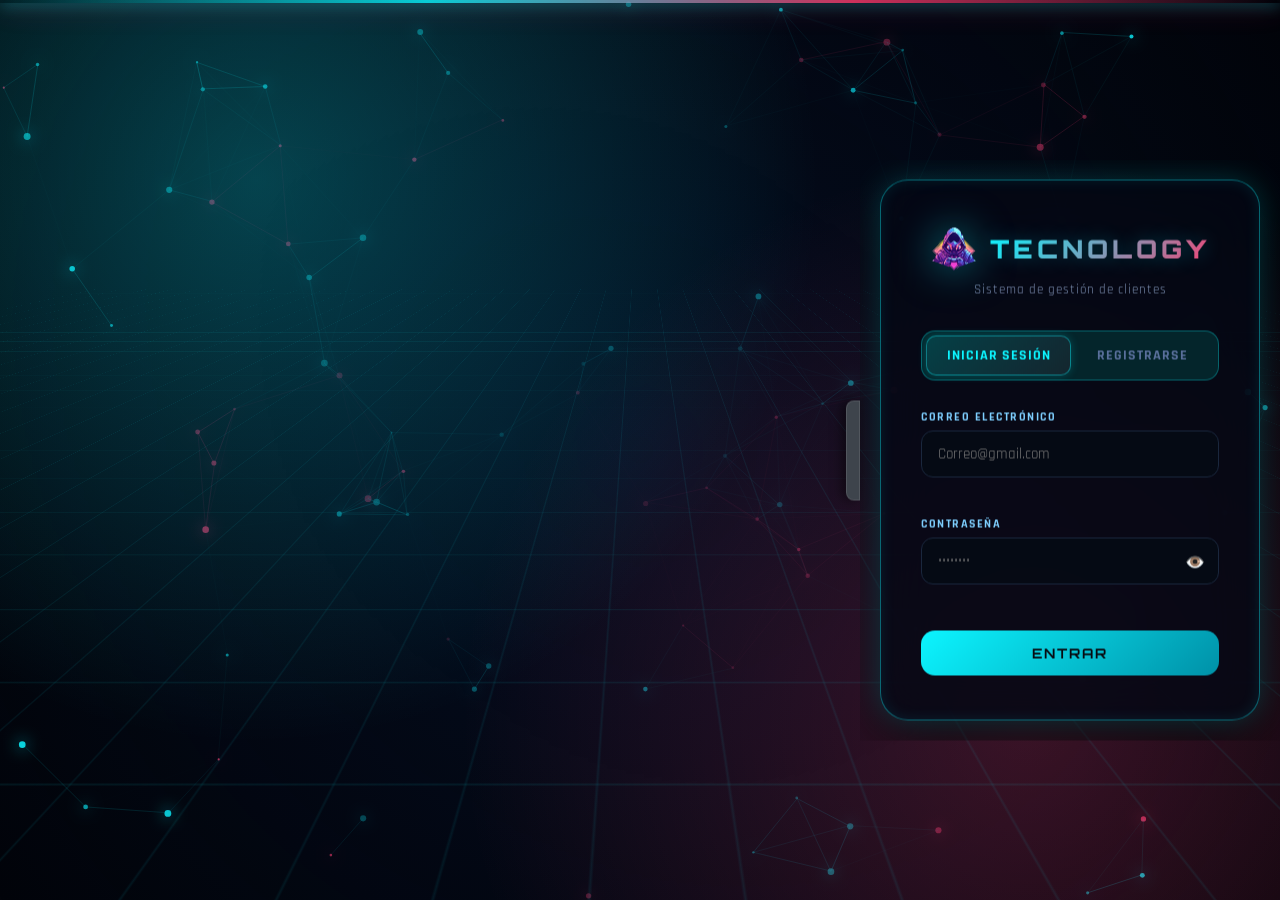
<file: Index.html>
<!DOCTYPE html>
<html lang="es">
<head>
  <meta charset="UTF-8">
  <meta name="viewport" content="width=device-width, initial-scale=1.0">
  <title>Inicio de Sesion</title>
  <link rel="shortcut icon" href="Imagenes/Imagen.png" type="image/x-icon">
  <link href="https://fonts.googleapis.com/css2?family=Orbitron:wght@400;700;900&family=Rajdhani:wght@400;600;700&display=swap" rel="stylesheet">
  <style>
    * { margin:0; padding:0; box-sizing:border-box; }

    /* Estilo de la barra de desplazamiento personalizada (Scrollbar) */
    ::-webkit-scrollbar {
      width: 10px;
      height: 10px;
    }
    ::-webkit-scrollbar-track {
      background: #02040a;
    }
    ::-webkit-scrollbar-thumb {
      background: #3e444c;
      border-radius: 20px;
      border: 2px solid #02040a;
    }
    ::-webkit-scrollbar-thumb:hover {
      background: #0cf5ff;
      box-shadow: 0 0 10px #0cf5ff;
    }

    body {
      font-family: 'Rajdhani', sans-serif;
      background: #02040a;
      min-height: 100vh;
      display: flex;
      align-items: center;
      justify-content: center;
      overflow: hidden;
      position: relative;
    }

    /* ── FONDO ÉPICO TECNOLÓGICO Y NEÓN ── */
    #bg-canvas {
      position: fixed;
      top: 0;
      left: 0;
      width: 100vw;
      height: 100vh;
      z-index: 1;
    }

    .cyber-glow {
      position: fixed;
      inset: 0;
      background: 
        radial-gradient(circle at 20% 20%, rgba(12, 245, 255, 0.25) 0%, transparent 45%),
        radial-gradient(circle at 80% 80%, rgba(255, 60, 111, 0.22) 0%, transparent 45%),
        radial-gradient(circle at 50% 50%, rgba(4, 15, 38, 0.8) 0%, transparent 100%);
      pointer-events: none;
      z-index: 2;
    }

    .tech-grid {
      position: fixed;
      width: 200%;
      height: 200%;
      top: -50%;
      left: -50%;
      background-image: 
        linear-gradient(to right, rgba(12, 245, 255, 0.07) 1px, transparent 1px),
        linear-gradient(to bottom, rgba(12, 245, 255, 0.07) 1px, transparent 1px);
      background-size: 60px 60px;
      transform: perspective(600px) rotateX(65deg);
      animation: gridMove 8s linear infinite;
      z-index: 3;
      pointer-events: none;
    }

    @keyframes gridMove {
      0% { transform: perspective(600px) rotateX(65deg) translateY(0); }
      100% { transform: perspective(600px) rotateX(65deg) translateY(60px); }
    }

    .scan-line {
      position: fixed;
      top: 0;
      left: 0;
      width: 100%;
      height: 3px;
      background: linear-gradient(90deg, transparent, #0cf5ff, #ff3c6f, transparent);
      box-shadow: 0 0 15px #0cf5ff, 0 0 30px #ff3c6f;
      z-index: 4;
      opacity: 0.8;
      animation: scanAnimation 5s ease-in-out infinite;
      pointer-events: none;
    }

    @keyframes scanAnimation {
      0% { top: -2%; opacity: 0; }
      15% { opacity: 1; }
      85% { opacity: 1; }
      100% { top: 102%; opacity: 0; }
    }

    /* ── CONTENEDOR DESLIZABLE Y BOTÓN LATERAL ── */
    .login-wrapper {
      position: fixed;
      right: 0;
      top: 50%;
      transform: translateY(-50%);
      z-index: 10;
      display: flex;
      align-items: center;
      transition: transform 0.5s cubic-bezier(0.77, 0, 0.175, 1);
    }

    .login-wrapper.oculto {
      transform: translate(calc(100% - 24px), -50%);
    }

    /* Botón flotante idéntico a la imagen */
    .toggle-drawer-btn {
      width: 14px;
      height: 100px;
      background: #3e444c;
      border: 1px solid rgba(255, 255, 255, 0.1);
      border-radius: 8px 0 0 8px;
      cursor: pointer;
      display: flex;
      align-items: center;
      justify-content: center;
      transition: all 0.3s ease;
      box-shadow: -4px 0 12px rgba(0, 0, 0, 0.5);
      user-select: none;
    }

    .toggle-drawer-btn:hover {
      background: #0cf5ff;
      box-shadow: -4px 0 18px rgba(12, 245, 255, 0.6);
    }

    .card-container {
      width: 420px;
      padding: 20px;
      max-height: 90vh;
      overflow-y: auto;
    }

    /* Card principal con efecto Neón */
    .login-card {
      background: rgba(4, 8, 20, 0.82);
      border: 1px solid rgba(12, 245, 255, 0.4);
      border-radius: 28px;
      padding: 44px 40px;
      backdrop-filter: blur(25px);
      box-shadow:
        0 0 30px rgba(12, 245, 255, 0.2),
        inset 0 0 15px rgba(12, 245, 255, 0.1),
        0 20px 60px rgba(0,0,0,0.8);
    }

    .login-logo {
      text-align: center;
      margin-bottom: 32px;
    }

    .logo-icon {
      display: flex;
      justify-content: center;
      align-items: center;
      gap: 12px;
      margin-bottom: 8px;
    }

    .logo-icon img {
      width: 48px;
      height: 48px;
      border-radius: 12px;
      filter: drop-shadow(0 0 20px rgba(12,245,255,0.5));
    }

    .login-logo h1 {
      font-family: 'Orbitron', monospace;
      font-size: 1.6rem;
      font-weight: 900;
      background: linear-gradient(135deg, #0cf5ff, #ff3c6f);
      -webkit-background-clip: text;
      background-clip: text;
      color: transparent;
      letter-spacing: 4px;
      text-shadow: 0 0 20px rgba(12, 245, 255, 0.3);
    }

    .login-logo p {
      color: #7a8cae;
      font-size: 0.83rem;
      margin-top: 9px;
      letter-spacing: 1px;
    }

    .tabs {
      display: flex;
      background: #04252b;
      border-radius: 14px;
      padding: 4px;
      margin-bottom: 28px;
      border: 1px solid rgba(12, 245, 255, 0.3);
    }
    .tab-btn {
      flex: 1;
      padding: 10px;
      border: none;
      background: none;
      color: #5a709c;
      font-family: 'Rajdhani', sans-serif;
      font-size: 0.9rem;
      font-weight: 700;
      letter-spacing: 1px;
      text-transform: uppercase;
      cursor: pointer;
      border-radius: 10px;
      transition: all 0.3s;
    }
    .tab-btn.active {
      background: linear-gradient(135deg, #0cf5ff22, #ff3c6f11);
      color: #0cf5ff;
      border: 1px solid #0cf5ff66;
      box-shadow: 0 0 10px rgba(12,245,255,0.2);
    }

    .form-panel { display: none; }
    .form-panel.active { display: block; }

    .form-group {
      display: flex;
      flex-direction: column;
      gap: 6px;
      margin-bottom: 18px;
    }
    .form-group label {
      color: #7ecfff;
      font-size: 0.78rem;
      font-weight: 700;
      letter-spacing: 1.5px;
      text-transform: uppercase;
    }
    .form-group input {
      background: rgba(6, 10, 20, 0.9);
      border: 1px solid #1a273d;
      border-radius: 12px;
      padding: 13px 16px;
      color: #eef2ff;
      font-family: 'Rajdhani', sans-serif;
      font-size: 0.95rem;
      outline: none;
      transition: all 0.25s;
    }
    .form-group input:focus {
      border-color: #0cf5ff;
      box-shadow: 0 0 15px rgba(12,245,255,0.3);
    }
    .form-group input.error {
      border-color: #ff3c6f;
      box-shadow: 0 0 10px rgba(255,60,111,0.3);
    }

    .input-password-wrap {
      position: relative;
    }
    .input-password-wrap input {
      width: 100%;
      padding-right: 44px;
    }
    .toggle-password {
      position: absolute;
      right: 14px;
      top: 50%;
      transform: translateY(-50%);
      background: none;
      border: none;
      color: #5a6a8a;
      cursor: pointer;
      font-size: 1rem;
      transition: color 0.2s;
    }
    .toggle-password:hover { color: #0cf5ff; }

    .error-msg {
      color: #ff3c6f;
      font-size: 0.75rem;
      min-height: 14px;
    }

    .btn-login {
      width: 100%;
      padding: 14px;
      background: linear-gradient(135deg, #0cf5ff, #0091a8);
      border: none;
      border-radius: 14px;
      color: #080a10;
      font-family: 'Orbitron', monospace;
      font-size: 0.85rem;
      font-weight: 700;
      letter-spacing: 2px;
      cursor: pointer;
      transition: all 0.3s;
      margin-top: 8px;
      position: relative;
      overflow: hidden;
    }
    .btn-login:hover {
      transform: scale(0.98);
      box-shadow: 0 0 24px rgba(12,245,255,0.5);
    }
    .btn-register {
      background: linear-gradient(135deg, #ff3c6f, #c0392b);
    }
    .btn-register:hover {
      box-shadow: 0 0 24px rgba(255,60,111,0.5);
    }

    .resultado {
      margin-top: 18px;
      padding: 14px 18px;
      border-radius: 14px;
      font-size: 0.88rem;
      font-weight: 700;
      text-align: center;
      display: none;
    }
    .resultado.exito {
      background: rgba(0,230,118,0.1);
      border: 1px solid #00e676;
      color: #00e676;
      display: block;
    }
    .resultado.fallo {
      background: rgba(255,60,111,0.1);
      border: 1px solid #ff3c6f;
      color: #ff3c6f;
      display: block;
    }

    .bienvenida {
      display: none;
      text-align: center;
    }
    .bienvenida.visible { display: block; }
    .bienvenida .avatar {
      width: 80px; height: 80px;
      background: linear-gradient(135deg, #0cf5ff22, #ff3c6f22);
      border: 2px solid #0cf5ff;
      border-radius: 50%;
      display: flex;
      align-items: center;
      justify-content: center;
      font-size: 2rem;
      margin: 0 auto 20px;
    }
    .bienvenida h2 {
      font-family: 'Orbitron', monospace;
      font-size: 1.2rem;
      color: #eef2ff;
      margin-bottom: 8px;
    }
    .bienvenida p { color: #5a6a8a; font-size: 0.9rem; margin-bottom: 24px; }
    .bienvenida .info-usuario {
      background: #080a10;
      border: 1px solid #1a1d28;
      border-radius: 14px;
      padding: 16px;
      margin-bottom: 20px;
      text-align: left;
    }
    .btn-cerrar {
      width: 100%;
      padding: 12px;
      background: transparent;
      border: 1px solid #ff3c6f;
      border-radius: 14px;
      color: #ff3c6f;
      font-family: 'Rajdhani', sans-serif;
      font-size: 0.9rem;
      font-weight: 700;
      letter-spacing: 2px;
      cursor: pointer;
      transition: all 0.25s;
      text-transform: uppercase;
    }
    .btn-cerrar:hover {
      background: #ff3c6f;
      color: white;
    }

    .usuarios-lista {
      margin-top: 16px;
      background: #080a10;
      border: 1px solid #1a1d28;
      border-radius: 14px;
      padding: 14px;
      max-height: 180px;
      overflow-y: auto;
    }
    .usuarios-lista h4 {
      color: #5a6a8a;
      font-size: 0.75rem;
      letter-spacing: 1px;
      text-transform: uppercase;
      margin-bottom: 10px;
    }
    .usuario-item {
      display: flex;
      align-items: center;
      gap: 10px;
      padding: 8px 0;
      border-bottom: 1px solid #1a1d2840;
      font-size: 0.82rem;
    }
    .usuario-item:last-child { border-bottom: none; }
    .usuario-item .u-avatar {
      width: 28px; height: 28px;
      background: linear-gradient(135deg,#0cf5ff33,#ff3c6f22);
      border-radius: 50%;
      display: flex; align-items: center; justify-content: center;
      font-size: 0.75rem; color: #0cf5ff; font-weight: 800;
      flex-shrink: 0;
    }
    .usuario-item .u-nombre { color: #eef2ff; font-weight: 700; }
    .usuario-item .u-email  { color: #5a6a8a; font-size: 0.75rem; }
  </style>
</head>
<body>

<div class="cyber-glow"></div>
<div class="tech-grid"></div>
<div class="scan-line"></div>
<canvas id="bg-canvas"></canvas>

<!-- Panel lateral deslizable -->
<div class="login-wrapper" id="loginWrapper">
  <!-- Botón de arrastre/pestaña Vertical -->
  <div class="toggle-drawer-btn" onclick="toggleDrawer()" title="Ocultar/Mostrar panel"></div>

  <div class="card-container">
    <div class="login-card" id="login-card">

      <div class="login-logo">
        <div class="logo-icon">
          <img src="Imagenes/F1.webp" alt="Logo">
          <h1>TECNOLOGY</h1>
        </div>
        <p>Sistema de gestión de clientes</p>
      </div>

      <div class="tabs">
        <button class="tab-btn active" onclick="cambiarTab('login')">Iniciar Sesión</button>
        <button class="tab-btn" onclick="cambiarTab('registro')">Registrarse</button>
      </div>

      <!-- PANEL LOGIN -->
      <div class="form-panel active" id="panel-login">
        <div class="form-group">
          <label>Correo electrónico</label>
          <input type="email" id="login-email" placeholder="Correo@gmail.com">
          <span class="error-msg" id="err-login-email"></span>
        </div>
        <div class="form-group">
          <label>Contraseña</label>
          <div class="input-password-wrap">
            <input type="password" id="login-password" placeholder="••••••••">
            <button class="toggle-password" onclick="togglePassword('login-password', this)">👁️</button>
          </div>
          <span class="error-msg" id="err-login-password"></span>
        </div>
        <button class="btn-login" onclick="iniciarSesion()">ENTRAR</button>
        <div class="resultado" id="resultado-login"></div>
      </div>

      <!-- PANEL REGISTRO -->
      <div class="form-panel" id="panel-registro">
        <div class="form-group">
          <label>Nombre completo</label>
          <input type="text" id="reg-nombre" placeholder="Tu nombre">
          <span class="error-msg" id="err-reg-nombre"></span>
        </div>
        <div class="form-group">
          <label>Correo electrónico</label>
          <input type="email" id="reg-email" placeholder="Correo@gmail.com">
          <span class="error-msg" id="err-reg-email"></span>
        </div>
        <div class="form-group">
          <label>Contraseña</label>
          <div class="input-password-wrap">
            <input type="password" id="reg-password" placeholder="••••••••">
            <button class="toggle-password" onclick="togglePassword('reg-password', this)">👁️</button>
          </div>
          <span class="error-msg" id="err-reg-password"></span>
        </div>
        <div class="form-group">
          <label>Confirmar Contraseña</label>
          <div class="input-password-wrap">
            <input type="password" id="reg-confirm-password" placeholder="••••••••">
            <button class="toggle-password" onclick="togglePassword('reg-confirm-password', this)">👁️</button>
          </div>
          <span class="error-msg" id="err-reg-confirm-password"></span>
        </div>
        <button class="btn-login btn-register" onclick="registrarUsuario()">REGISTRARSE</button>
        <div class="resultado" id="resultado-registro"></div>

        <div class="usuarios-lista" id="lista-usuarios">
          <h4>Usuarios en la base de datos</h4>
          <div id="usuarios-items"></div>
        </div>
      </div>

    </div>

    <!-- PANEL BIENVENIDA -->
    <div class="login-card bienvenida" id="panel-bienvenida">
      <div class="avatar">👤</div>
      <h2 id="bienvenida-nombre">¡Bienvenido!</h2>
      <p>Has Inicio sesión correctamente</p>
      <div class="info-usuario" id="info-usuario"></div>
      <button class="btn-cerrar" onclick="cerrarSesion()">🔒 Cerrar Sesión</button>
    </div>
  </div>
</div>

<script>
/* Alternar Visibilidad del Panel Deslizable */
function toggleDrawer() {
  const wrapper = document.getElementById('loginWrapper');
  wrapper.classList.toggle('oculto');
}

/* Fondo Interactivo */
const canvas = document.getElementById('bg-canvas');
const ctx = canvas.getContext('2d');

let width = canvas.width = window.innerWidth;
let height = canvas.height = window.innerHeight;

const mouse = { x: width / 2, y: height / 2, radius: 150 };

window.addEventListener('mousemove', (e) => {
  mouse.x = e.clientX;
  mouse.y = e.clientY;
});

window.addEventListener('resize', () => {
  width = canvas.width = window.innerWidth;
  height = canvas.height = window.innerHeight;
});

const particles = [];
const particleCount = 100;

class TechParticle {
  constructor() { this.reset(); }
  reset() {
    this.x = Math.random() * width;
    this.y = Math.random() * height;
    this.vx = (Math.random() - 0.5) * 1.5;
    this.vy = (Math.random() - 0.5) * 1.5;
    this.size = Math.random() * 2.5 + 1;
    this.color = Math.random() > 0.4 ? '#0cf5ff' : '#ff3c6f';
    this.alpha = Math.random() * 0.7 + 0.3;
  }
  update() {
    this.x += this.vx;
    this.y += this.vy;
    if (this.x < 0 || this.x > width) this.vx *= -1;
    if (this.y < 0 || this.y > height) this.vy *= -1;

    const dx = mouse.x - this.x;
    const dy = mouse.y - this.y;
    const dist = Math.sqrt(dx * dx + dy * dy);
    if (dist < mouse.radius) {
      const angle = Math.atan2(dy, dx);
      const force = (mouse.radius - dist) / mouse.radius;
      this.x -= Math.cos(angle) * force * 3;
      this.y -= Math.sin(angle) * force * 3;
    }
  }
  draw() {
    ctx.beginPath();
    ctx.arc(this.x, this.y, this.size, 0, Math.PI * 2);
    ctx.fillStyle = this.color;
    ctx.globalAlpha = this.alpha;
    ctx.shadowBlur = 15;
    ctx.shadowColor = this.color;
    ctx.fill();
    ctx.shadowBlur = 0;
    ctx.globalAlpha = 1;
  }
}

for (let i = 0; i < particleCount; i++) particles.push(new TechParticle());

function renderTechBackground() {
  ctx.clearRect(0, 0, width, height);
  for (let i = 0; i < particles.length; i++) {
    particles[i].update();
    particles[i].draw();
    for (let j = i + 1; j < particles.length; j++) {
      const dx = particles[i].x - particles[j].x;
      const dy = particles[i].y - particles[j].y;
      const distance = Math.sqrt(dx * dx + dy * dy);
      if (distance < 150) {
        ctx.beginPath();
        ctx.moveTo(particles[i].x, particles[i].y);
        ctx.lineTo(particles[j].x, particles[j].y);
        ctx.strokeStyle = particles[i].color === particles[j].color ? particles[i].color : 'rgba(12, 245, 255, 0.5)';
        ctx.globalAlpha = (1 - distance / 150) * 0.35;
        ctx.lineWidth = 0.9;
        ctx.stroke();
        ctx.globalAlpha = 1;
      }
    }
  }
  requestAnimationFrame(renderTechBackground);
}
renderTechBackground();

/* Lógica de Usuarios */
let USUARIOS_DB = JSON.parse(localStorage.getItem('usuarios_db')) || [
  { id:1, Nombre:'Daniel Otavo', Email:'otavodaniel324@gmail.com', Password:'1234', FechaCreado:'2025-01-10' },
  { id:2, Nombre:'Isabella', Email:'isabella@gmail.com', Password:'abcd', FechaCreado:'2025-01-11' },
  { id:3, Nombre:'Jorge', Email:'jorge@gmail.com', Password:'5678', FechaCreado:'2025-01-12' },
];

function guardarDB() {
  localStorage.setItem('usuarios_db', JSON.stringify(USUARIOS_DB));
}

function cambiarTab(tab) {
  document.querySelectorAll('.tab-btn').forEach(b => b.classList.remove('active'));
  document.querySelectorAll('.form-panel').forEach(p => p.classList.remove('active'));
  if (tab === 'login') {
    document.querySelectorAll('.tab-btn')[0].classList.add('active');
    document.getElementById('panel-login').classList.add('active');
  } else {
    document.querySelectorAll('.tab-btn')[1].classList.add('active');
    document.getElementById('panel-registro').classList.add('active');
    renderizarUsuarios();
  }
}

function togglePassword(inputId, btn) {
  const input = document.getElementById(inputId);
  if (input.type === 'password') {
    input.type = 'text';
    btn.textContent = '🙈';
  } else {
    input.type = 'password';
    btn.textContent = '👁️';
  }
}

function iniciarSesion() {
  const email = document.getElementById('login-email').value.trim();
  const password = document.getElementById('login-password').value.trim();
  const resultado = document.getElementById('resultado-login');
  let valido = true;

  document.getElementById('err-login-email').textContent = '';
  document.getElementById('err-login-password').textContent = '';
  resultado.className = 'resultado';
  resultado.style.display = 'none';

  if (!email) {
    document.getElementById('err-login-email').textContent = 'Ingresa tu correo';
    document.getElementById('login-email').classList.add('error');
    valido = false;
  }
  if (!password) {
    document.getElementById('err-login-password').textContent = 'Ingresa tu contraseña';
    document.getElementById('login-password').classList.add('error');
    valido = false;
  }
  if (!valido) return;

  const usuario = USUARIOS_DB.find(u => u.Email.toLowerCase() === email.toLowerCase() && u.Password === password);
  if (usuario) {
    mostrarBienvenida(usuario);
  } else {
    resultado.textContent = '❌ Credenciales incorrectas';
    resultado.className = 'resultado fallo';
  }
}

function registrarUsuario() {
  const nombre = document.getElementById('reg-nombre').value.trim();
  const email = document.getElementById('reg-email').value.trim();
  const password = document.getElementById('reg-password').value.trim();
  const resultado = document.getElementById('resultado-registro');
  let valido = true;

  ['reg-nombre','reg-email','reg-password'].forEach(id => document.getElementById(id).classList.remove('error'));
  ['err-reg-nombre','err-reg-email','err-reg-password'].forEach(id => document.getElementById(id).textContent = '');
  resultado.className = 'resultado';

  if (!nombre || nombre.length < 3) {
    document.getElementById('err-reg-nombre').textContent = 'Mínimo 3 caracteres';
    document.getElementById('reg-nombre').classList.add('error');
    valido = false;
  }
  if (!email || !/^[^\s@]+@[^\s@]+\.[^\s@]+$/.test(email)) {
    document.getElementById('err-reg-email').textContent = 'Correo inválido';
    document.getElementById('reg-email').classList.add('error');
    valido = false;
  }
  if (!password || password.length < 4) {
    document.getElementById('err-reg-password').textContent = 'Mínimo 4 caracteres';
    document.getElementById('reg-password').classList.add('error');
    valido = false;
  }
  if (!valido) return;

  if (USUARIOS_DB.find(u => u.Email.toLowerCase() === email.toLowerCase())) {
    document.getElementById('err-reg-email').textContent = 'Este correo ya existe';
    document.getElementById('reg-email').classList.add('error');
    return;
  }

  const nuevoUsuario = { id: USUARIOS_DB.length + 1, Nombre: nombre, Email: email, Password: password, FechaCreado: new Date().toISOString().split('T')[0] };
  USUARIOS_DB.push(nuevoUsuario);
  guardarDB();

  resultado.textContent = `✅ Usuario ${nombre} registrado`;
  resultado.className = 'resultado exito';
  document.getElementById('reg-nombre').value = '';
  document.getElementById('reg-email').value = '';
  document.getElementById('reg-password').value = '';
  renderizarUsuarios();
}

function renderizarUsuarios() {
  const contenedor = document.getElementById('usuarios-items');
  contenedor.innerHTML = '';
  USUARIOS_DB.forEach(u => {
    const div = document.createElement('div');
    div.className = 'usuario-item';
    div.innerHTML = `
      <div class="u-avatar">${u.Nombre.charAt(0).toUpperCase()}</div>
      <div>
        <div class="u-nombre">${u.Nombre}</div>
        <div class="u-email">${u.Email}</div>
      </div>`;
    contenedor.appendChild(div);
  });
}

function mostrarBienvenida(usuario) {
  const resultado = document.getElementById('resultado-login');
  resultado.textContent = `✅ Bienvenido ${usuario.Nombre}, redirigiendo...`;
  resultado.className = 'resultado exito';

  setTimeout(() => {
    window.location.href = 'TECNOLOGY.html';
  }, 1000);
}

function cerrarSesion() {
  document.getElementById('login-card').style.display = 'block';
  document.getElementById('panel-bienvenida').style.display = 'none';
  cambiarTab('login');
}
</script>
</body>
</html>
</file>
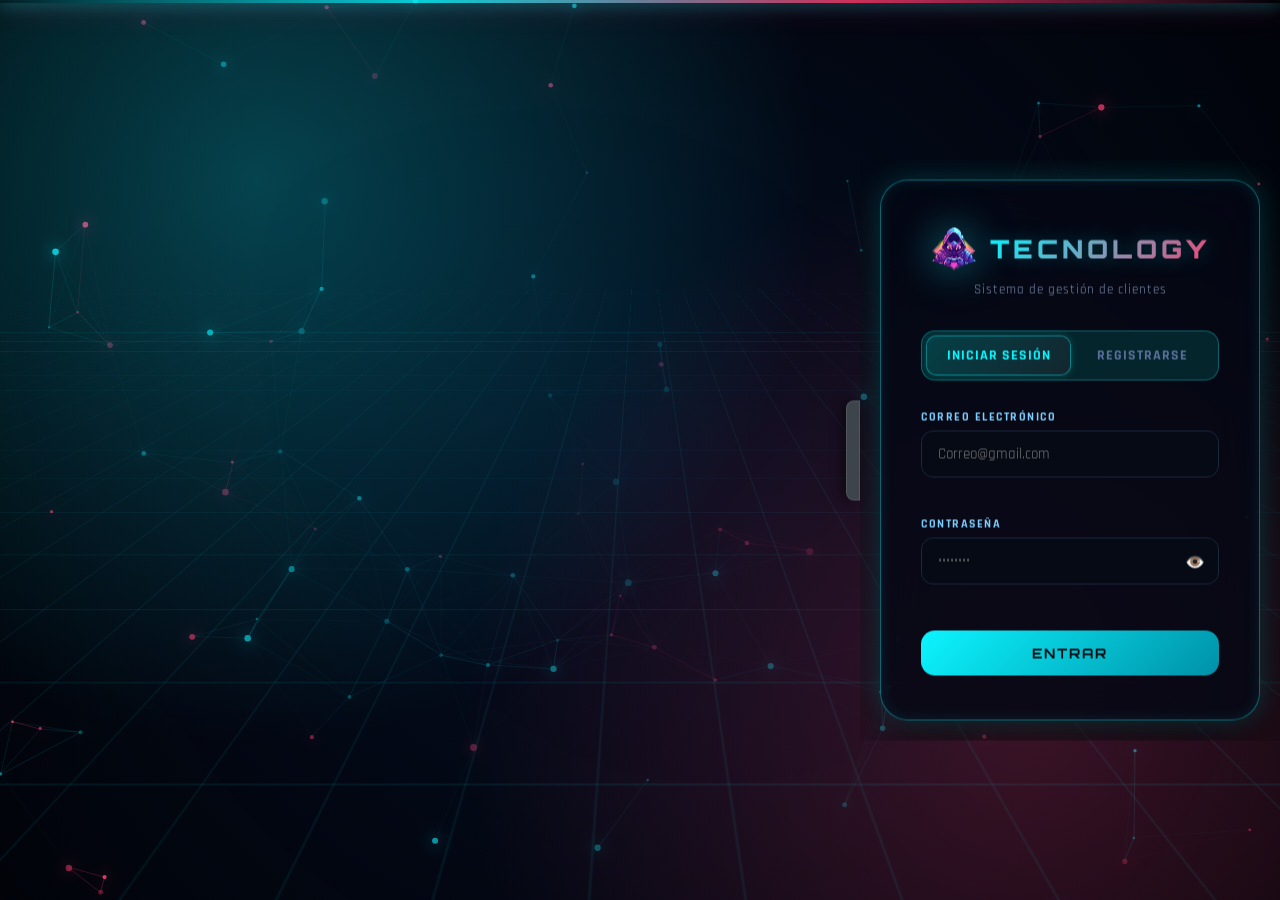
<file: index.html>
<!DOCTYPE html>
<html lang="es">
<head>
  <meta charset="UTF-8">
  <meta name="viewport" content="width=device-width, initial-scale=1.0">
  <title>Inicio de Sesion</title>
  <link rel="shortcut icon" href="Imagenes/Imagen.png" type="image/x-icon">
  <link href="https://fonts.googleapis.com/css2?family=Orbitron:wght@400;700;900&family=Rajdhani:wght@400;600;700&display=swap" rel="stylesheet">
  <style>
    * { margin:0; padding:0; box-sizing:border-box; }

    /* Estilo de la barra de desplazamiento personalizada (Scrollbar) */
    ::-webkit-scrollbar {
      width: 10px;
      height: 10px;
    }
    ::-webkit-scrollbar-track {
      background: #02040a;
    }
    ::-webkit-scrollbar-thumb {
      background: #3e444c;
      border-radius: 20px;
      border: 2px solid #02040a;
    }
    ::-webkit-scrollbar-thumb:hover {
      background: #0cf5ff;
      box-shadow: 0 0 10px #0cf5ff;
    }

    body {
      font-family: 'Rajdhani', sans-serif;
      background: #02040a;
      min-height: 100vh;
      display: flex;
      align-items: center;
      justify-content: center;
      overflow: hidden;
      position: relative;
    }

    /* ── FONDO ÉPICO TECNOLÓGICO Y NEÓN ── */
    #bg-canvas {
      position: fixed;
      top: 0;
      left: 0;
      width: 100vw;
      height: 100vh;
      z-index: 1;
    }

    .cyber-glow {
      position: fixed;
      inset: 0;
      background: 
        radial-gradient(circle at 20% 20%, rgba(12, 245, 255, 0.25) 0%, transparent 45%),
        radial-gradient(circle at 80% 80%, rgba(255, 60, 111, 0.22) 0%, transparent 45%),
        radial-gradient(circle at 50% 50%, rgba(4, 15, 38, 0.8) 0%, transparent 100%);
      pointer-events: none;
      z-index: 2;
    }

    .tech-grid {
      position: fixed;
      width: 200%;
      height: 200%;
      top: -50%;
      left: -50%;
      background-image: 
        linear-gradient(to right, rgba(12, 245, 255, 0.07) 1px, transparent 1px),
        linear-gradient(to bottom, rgba(12, 245, 255, 0.07) 1px, transparent 1px);
      background-size: 60px 60px;
      transform: perspective(600px) rotateX(65deg);
      animation: gridMove 8s linear infinite;
      z-index: 3;
      pointer-events: none;
    }

    @keyframes gridMove {
      0% { transform: perspective(600px) rotateX(65deg) translateY(0); }
      100% { transform: perspective(600px) rotateX(65deg) translateY(60px); }
    }

    .scan-line {
      position: fixed;
      top: 0;
      left: 0;
      width: 100%;
      height: 3px;
      background: linear-gradient(90deg, transparent, #0cf5ff, #ff3c6f, transparent);
      box-shadow: 0 0 15px #0cf5ff, 0 0 30px #ff3c6f;
      z-index: 4;
      opacity: 0.8;
      animation: scanAnimation 5s ease-in-out infinite;
      pointer-events: none;
    }

    @keyframes scanAnimation {
      0% { top: -2%; opacity: 0; }
      15% { opacity: 1; }
      85% { opacity: 1; }
      100% { top: 102%; opacity: 0; }
    }

    /* ── CONTENEDOR DESLIZABLE Y BOTÓN LATERAL ── */
    .login-wrapper {
      position: fixed;
      right: 0;
      top: 50%;
      transform: translateY(-50%);
      z-index: 10;
      display: flex;
      align-items: center;
      transition: transform 0.5s cubic-bezier(0.77, 0, 0.175, 1);
    }

    .login-wrapper.oculto {
      transform: translate(calc(100% - 24px), -50%);
    }

    /* Botón flotante idéntico a la imagen */
    .toggle-drawer-btn {
      width: 14px;
      height: 100px;
      background: #3e444c;
      border: 1px solid rgba(255, 255, 255, 0.1);
      border-radius: 8px 0 0 8px;
      cursor: pointer;
      display: flex;
      align-items: center;
      justify-content: center;
      transition: all 0.3s ease;
      box-shadow: -4px 0 12px rgba(0, 0, 0, 0.5);
      user-select: none;
    }

    .toggle-drawer-btn:hover {
      background: #0cf5ff;
      box-shadow: -4px 0 18px rgba(12, 245, 255, 0.6);
    }

    .card-container {
      width: 420px;
      padding: 20px;
      max-height: 90vh;
      overflow-y: auto;
    }

    /* Card principal con efecto Neón */
    .login-card {
      background: rgba(4, 8, 20, 0.82);
      border: 1px solid rgba(12, 245, 255, 0.4);
      border-radius: 28px;
      padding: 44px 40px;
      backdrop-filter: blur(25px);
      box-shadow:
        0 0 30px rgba(12, 245, 255, 0.2),
        inset 0 0 15px rgba(12, 245, 255, 0.1),
        0 20px 60px rgba(0,0,0,0.8);
    }

    .login-logo {
      text-align: center;
      margin-bottom: 32px;
    }

    .logo-icon {
      display: flex;
      justify-content: center;
      align-items: center;
      gap: 12px;
      margin-bottom: 8px;
    }

    .logo-icon img {
      width: 48px;
      height: 48px;
      border-radius: 12px;
      filter: drop-shadow(0 0 20px rgba(12,245,255,0.5));
    }

    .login-logo h1 {
      font-family: 'Orbitron', monospace;
      font-size: 1.6rem;
      font-weight: 900;
      background: linear-gradient(135deg, #0cf5ff, #ff3c6f);
      -webkit-background-clip: text;
      background-clip: text;
      color: transparent;
      letter-spacing: 4px;
      text-shadow: 0 0 20px rgba(12, 245, 255, 0.3);
    }

    .login-logo p {
      color: #7a8cae;
      font-size: 0.83rem;
      margin-top: 9px;
      letter-spacing: 1px;
    }

    .tabs {
      display: flex;
      background: #04252b;
      border-radius: 14px;
      padding: 4px;
      margin-bottom: 28px;
      border: 1px solid rgba(12, 245, 255, 0.3);
    }
    .tab-btn {
      flex: 1;
      padding: 10px;
      border: none;
      background: none;
      color: #5a709c;
      font-family: 'Rajdhani', sans-serif;
      font-size: 0.9rem;
      font-weight: 700;
      letter-spacing: 1px;
      text-transform: uppercase;
      cursor: pointer;
      border-radius: 10px;
      transition: all 0.3s;
    }
    .tab-btn.active {
      background: linear-gradient(135deg, #0cf5ff22, #ff3c6f11);
      color: #0cf5ff;
      border: 1px solid #0cf5ff66;
      box-shadow: 0 0 10px rgba(12,245,255,0.2);
    }

    .form-panel { display: none; }
    .form-panel.active { display: block; }

    .form-group {
      display: flex;
      flex-direction: column;
      gap: 6px;
      margin-bottom: 18px;
    }
    .form-group label {
      color: #7ecfff;
      font-size: 0.78rem;
      font-weight: 700;
      letter-spacing: 1.5px;
      text-transform: uppercase;
    }
    .form-group input {
      background: rgba(6, 10, 20, 0.9);
      border: 1px solid #1a273d;
      border-radius: 12px;
      padding: 13px 16px;
      color: #eef2ff;
      font-family: 'Rajdhani', sans-serif;
      font-size: 0.95rem;
      outline: none;
      transition: all 0.25s;
    }
    .form-group input:focus {
      border-color: #0cf5ff;
      box-shadow: 0 0 15px rgba(12,245,255,0.3);
    }
    .form-group input.error {
      border-color: #ff3c6f;
      box-shadow: 0 0 10px rgba(255,60,111,0.3);
    }

    .input-password-wrap {
      position: relative;
    }
    .input-password-wrap input {
      width: 100%;
      padding-right: 44px;
    }
    .toggle-password {
      position: absolute;
      right: 14px;
      top: 50%;
      transform: translateY(-50%);
      background: none;
      border: none;
      color: #5a6a8a;
      cursor: pointer;
      font-size: 1rem;
      transition: color 0.2s;
    }
    .toggle-password:hover { color: #0cf5ff; }

    .error-msg {
      color: #ff3c6f;
      font-size: 0.75rem;
      min-height: 14px;
    }

    .btn-login {
      width: 100%;
      padding: 14px;
      background: linear-gradient(135deg, #0cf5ff, #0091a8);
      border: none;
      border-radius: 14px;
      color: #080a10;
      font-family: 'Orbitron', monospace;
      font-size: 0.85rem;
      font-weight: 700;
      letter-spacing: 2px;
      cursor: pointer;
      transition: all 0.3s;
      margin-top: 8px;
      position: relative;
      overflow: hidden;
    }
    .btn-login:hover {
      transform: scale(0.98);
      box-shadow: 0 0 24px rgba(12,245,255,0.5);
    }
    .btn-register {
      background: linear-gradient(135deg, #ff3c6f, #c0392b);
    }
    .btn-register:hover {
      box-shadow: 0 0 24px rgba(255,60,111,0.5);
    }

    .resultado {
      margin-top: 18px;
      padding: 14px 18px;
      border-radius: 14px;
      font-size: 0.88rem;
      font-weight: 700;
      text-align: center;
      display: none;
    }
    .resultado.exito {
      background: rgba(0,230,118,0.1);
      border: 1px solid #00e676;
      color: #00e676;
      display: block;
    }
    .resultado.fallo {
      background: rgba(255,60,111,0.1);
      border: 1px solid #ff3c6f;
      color: #ff3c6f;
      display: block;
    }

    .bienvenida {
      display: none;
      text-align: center;
    }
    .bienvenida.visible { display: block; }
    .bienvenida .avatar {
      width: 80px; height: 80px;
      background: linear-gradient(135deg, #0cf5ff22, #ff3c6f22);
      border: 2px solid #0cf5ff;
      border-radius: 50%;
      display: flex;
      align-items: center;
      justify-content: center;
      font-size: 2rem;
      margin: 0 auto 20px;
    }
    .bienvenida h2 {
      font-family: 'Orbitron', monospace;
      font-size: 1.2rem;
      color: #eef2ff;
      margin-bottom: 8px;
    }
    .bienvenida p { color: #5a6a8a; font-size: 0.9rem; margin-bottom: 24px; }
    .bienvenida .info-usuario {
      background: #080a10;
      border: 1px solid #1a1d28;
      border-radius: 14px;
      padding: 16px;
      margin-bottom: 20px;
      text-align: left;
    }
    .btn-cerrar {
      width: 100%;
      padding: 12px;
      background: transparent;
      border: 1px solid #ff3c6f;
      border-radius: 14px;
      color: #ff3c6f;
      font-family: 'Rajdhani', sans-serif;
      font-size: 0.9rem;
      font-weight: 700;
      letter-spacing: 2px;
      cursor: pointer;
      transition: all 0.25s;
      text-transform: uppercase;
    }
    .btn-cerrar:hover {
      background: #ff3c6f;
      color: white;
    }

    .usuarios-lista {
      margin-top: 16px;
      background: #080a10;
      border: 1px solid #1a1d28;
      border-radius: 14px;
      padding: 14px;
      max-height: 180px;
      overflow-y: auto;
    }
    .usuarios-lista h4 {
      color: #5a6a8a;
      font-size: 0.75rem;
      letter-spacing: 1px;
      text-transform: uppercase;
      margin-bottom: 10px;
    }
    .usuario-item {
      display: flex;
      align-items: center;
      gap: 10px;
      padding: 8px 0;
      border-bottom: 1px solid #1a1d2840;
      font-size: 0.82rem;
    }
    .usuario-item:last-child { border-bottom: none; }
    .usuario-item .u-avatar {
      width: 28px; height: 28px;
      background: linear-gradient(135deg,#0cf5ff33,#ff3c6f22);
      border-radius: 50%;
      display: flex; align-items: center; justify-content: center;
      font-size: 0.75rem; color: #0cf5ff; font-weight: 800;
      flex-shrink: 0;
    }
    .usuario-item .u-nombre { color: #eef2ff; font-weight: 700; }
    .usuario-item .u-email  { color: #5a6a8a; font-size: 0.75rem; }
  </style>
</head>
<body>

<div class="cyber-glow"></div>
<div class="tech-grid"></div>
<div class="scan-line"></div>
<canvas id="bg-canvas"></canvas>

<!-- Panel lateral deslizable -->
<div class="login-wrapper" id="loginWrapper">
  <!-- Botón de arrastre/pestaña Vertical -->
  <div class="toggle-drawer-btn" onclick="toggleDrawer()" title="Ocultar/Mostrar panel"></div>

  <div class="card-container">
    <div class="login-card" id="login-card">

      <div class="login-logo">
        <div class="logo-icon">
          <img src="Imagenes/F1.webp" alt="Logo">
          <h1>TECNOLOGY</h1>
        </div>
        <p>Sistema de gestión de clientes</p>
      </div>

      <div class="tabs">
        <button class="tab-btn active" onclick="cambiarTab('login')">Iniciar Sesión</button>
        <button class="tab-btn" onclick="cambiarTab('registro')">Registrarse</button>
      </div>

      <!-- PANEL LOGIN -->
      <div class="form-panel active" id="panel-login">
        <div class="form-group">
          <label>Correo electrónico</label>
          <input type="email" id="login-email" placeholder="Correo@gmail.com">
          <span class="error-msg" id="err-login-email"></span>
        </div>
        <div class="form-group">
          <label>Contraseña</label>
          <div class="input-password-wrap">
            <input type="password" id="login-password" placeholder="••••••••">
            <button class="toggle-password" onclick="togglePassword('login-password', this)">👁️</button>
          </div>
          <span class="error-msg" id="err-login-password"></span>
        </div>
        <button class="btn-login" onclick="iniciarSesion()">ENTRAR</button>
        <div class="resultado" id="resultado-login"></div>
      </div>

      <!-- PANEL REGISTRO -->
      <div class="form-panel" id="panel-registro">
        <div class="form-group">
          <label>Nombre completo</label>
          <input type="text" id="reg-nombre" placeholder="Tu nombre">
          <span class="error-msg" id="err-reg-nombre"></span>
        </div>
        <div class="form-group">
          <label>Correo electrónico</label>
          <input type="email" id="reg-email" placeholder="Correo@gmail.com">
          <span class="error-msg" id="err-reg-email"></span>
        </div>
        <div class="form-group">
          <label>Contraseña</label>
          <div class="input-password-wrap">
            <input type="password" id="reg-password" placeholder="••••••••">
            <button class="toggle-password" onclick="togglePassword('reg-password', this)">👁️</button>
          </div>
          <span class="error-msg" id="err-reg-password"></span>
        </div>
        <div class="form-group">
          <label>Confirmar Contraseña</label>
          <div class="input-password-wrap">
            <input type="password" id="reg-confirm-password" placeholder="••••••••">
            <button class="toggle-password" onclick="togglePassword('reg-confirm-password', this)">👁️</button>
          </div>
          <span class="error-msg" id="err-reg-confirm-password"></span>
        </div>
        <button class="btn-login btn-register" onclick="registrarUsuario()">REGISTRARSE</button>
        <div class="resultado" id="resultado-registro"></div>

        <div class="usuarios-lista" id="lista-usuarios">
          <h4>Usuarios en la base de datos</h4>
          <div id="usuarios-items"></div>
        </div>
      </div>

    </div>

    <!-- PANEL BIENVENIDA -->
    <div class="login-card bienvenida" id="panel-bienvenida">
      <div class="avatar">👤</div>
      <h2 id="bienvenida-nombre">¡Bienvenido!</h2>
      <p>Has Inicio sesión correctamente</p>
      <div class="info-usuario" id="info-usuario"></div>
      <button class="btn-cerrar" onclick="cerrarSesion()">🔒 Cerrar Sesión</button>
    </div>
  </div>
</div>

<script>
/* Alternar Visibilidad del Panel Deslizable */
function toggleDrawer() {
  const wrapper = document.getElementById('loginWrapper');
  wrapper.classList.toggle('oculto');
}

/* Fondo Interactivo */
const canvas = document.getElementById('bg-canvas');
const ctx = canvas.getContext('2d');

let width = canvas.width = window.innerWidth;
let height = canvas.height = window.innerHeight;

const mouse = { x: width / 2, y: height / 2, radius: 150 };

window.addEventListener('mousemove', (e) => {
  mouse.x = e.clientX;
  mouse.y = e.clientY;
});

window.addEventListener('resize', () => {
  width = canvas.width = window.innerWidth;
  height = canvas.height = window.innerHeight;
});

const particles = [];
const particleCount = 100;

class TechParticle {
  constructor() { this.reset(); }
  reset() {
    this.x = Math.random() * width;
    this.y = Math.random() * height;
    this.vx = (Math.random() - 0.5) * 1.5;
    this.vy = (Math.random() - 0.5) * 1.5;
    this.size = Math.random() * 2.5 + 1;
    this.color = Math.random() > 0.4 ? '#0cf5ff' : '#ff3c6f';
    this.alpha = Math.random() * 0.7 + 0.3;
  }
  update() {
    this.x += this.vx;
    this.y += this.vy;
    if (this.x < 0 || this.x > width) this.vx *= -1;
    if (this.y < 0 || this.y > height) this.vy *= -1;

    const dx = mouse.x - this.x;
    const dy = mouse.y - this.y;
    const dist = Math.sqrt(dx * dx + dy * dy);
    if (dist < mouse.radius) {
      const angle = Math.atan2(dy, dx);
      const force = (mouse.radius - dist) / mouse.radius;
      this.x -= Math.cos(angle) * force * 3;
      this.y -= Math.sin(angle) * force * 3;
    }
  }
  draw() {
    ctx.beginPath();
    ctx.arc(this.x, this.y, this.size, 0, Math.PI * 2);
    ctx.fillStyle = this.color;
    ctx.globalAlpha = this.alpha;
    ctx.shadowBlur = 15;
    ctx.shadowColor = this.color;
    ctx.fill();
    ctx.shadowBlur = 0;
    ctx.globalAlpha = 1;
  }
}

for (let i = 0; i < particleCount; i++) particles.push(new TechParticle());

function renderTechBackground() {
  ctx.clearRect(0, 0, width, height);
  for (let i = 0; i < particles.length; i++) {
    particles[i].update();
    particles[i].draw();
    for (let j = i + 1; j < particles.length; j++) {
      const dx = particles[i].x - particles[j].x;
      const dy = particles[i].y - particles[j].y;
      const distance = Math.sqrt(dx * dx + dy * dy);
      if (distance < 150) {
        ctx.beginPath();
        ctx.moveTo(particles[i].x, particles[i].y);
        ctx.lineTo(particles[j].x, particles[j].y);
        ctx.strokeStyle = particles[i].color === particles[j].color ? particles[i].color : 'rgba(12, 245, 255, 0.5)';
        ctx.globalAlpha = (1 - distance / 150) * 0.35;
        ctx.lineWidth = 0.9;
        ctx.stroke();
        ctx.globalAlpha = 1;
      }
    }
  }
  requestAnimationFrame(renderTechBackground);
}
renderTechBackground();

/* Lógica de Usuarios */
let USUARIOS_DB = JSON.parse(localStorage.getItem('usuarios_db')) || [
  { id:1, Nombre:'Daniel Otavo', Email:'otavodaniel324@gmail.com', Password:'1234', FechaCreado:'2025-01-10' },
  { id:2, Nombre:'Isabella', Email:'isabella@gmail.com', Password:'abcd', FechaCreado:'2025-01-11' },
  { id:3, Nombre:'Jorge', Email:'jorge@gmail.com', Password:'5678', FechaCreado:'2025-01-12' },
];

function guardarDB() {
  localStorage.setItem('usuarios_db', JSON.stringify(USUARIOS_DB));
}

function cambiarTab(tab) {
  document.querySelectorAll('.tab-btn').forEach(b => b.classList.remove('active'));
  document.querySelectorAll('.form-panel').forEach(p => p.classList.remove('active'));
  if (tab === 'login') {
    document.querySelectorAll('.tab-btn')[0].classList.add('active');
    document.getElementById('panel-login').classList.add('active');
  } else {
    document.querySelectorAll('.tab-btn')[1].classList.add('active');
    document.getElementById('panel-registro').classList.add('active');
    renderizarUsuarios();
  }
}

function togglePassword(inputId, btn) {
  const input = document.getElementById(inputId);
  if (input.type === 'password') {
    input.type = 'text';
    btn.textContent = '🙈';
  } else {
    input.type = 'password';
    btn.textContent = '👁️';
  }
}

function iniciarSesion() {
  const email = document.getElementById('login-email').value.trim();
  const password = document.getElementById('login-password').value.trim();
  const resultado = document.getElementById('resultado-login');
  let valido = true;

  document.getElementById('err-login-email').textContent = '';
  document.getElementById('err-login-password').textContent = '';
  resultado.className = 'resultado';
  resultado.style.display = 'none';

  if (!email) {
    document.getElementById('err-login-email').textContent = 'Ingresa tu correo';
    document.getElementById('login-email').classList.add('error');
    valido = false;
  }
  if (!password) {
    document.getElementById('err-login-password').textContent = 'Ingresa tu contraseña';
    document.getElementById('login-password').classList.add('error');
    valido = false;
  }
  if (!valido) return;

  const usuario = USUARIOS_DB.find(u => u.Email.toLowerCase() === email.toLowerCase() && u.Password === password);
  if (usuario) {
    mostrarBienvenida(usuario);
  } else {
    resultado.textContent = '❌ Credenciales incorrectas';
    resultado.className = 'resultado fallo';
  }
}

function registrarUsuario() {
  const nombre = document.getElementById('reg-nombre').value.trim();
  const email = document.getElementById('reg-email').value.trim();
  const password = document.getElementById('reg-password').value.trim();
  const resultado = document.getElementById('resultado-registro');
  let valido = true;

  ['reg-nombre','reg-email','reg-password'].forEach(id => document.getElementById(id).classList.remove('error'));
  ['err-reg-nombre','err-reg-email','err-reg-password'].forEach(id => document.getElementById(id).textContent = '');
  resultado.className = 'resultado';

  if (!nombre || nombre.length < 3) {
    document.getElementById('err-reg-nombre').textContent = 'Mínimo 3 caracteres';
    document.getElementById('reg-nombre').classList.add('error');
    valido = false;
  }
  if (!email || !/^[^\s@]+@[^\s@]+\.[^\s@]+$/.test(email)) {
    document.getElementById('err-reg-email').textContent = 'Correo inválido';
    document.getElementById('reg-email').classList.add('error');
    valido = false;
  }
  if (!password || password.length < 4) {
    document.getElementById('err-reg-password').textContent = 'Mínimo 4 caracteres';
    document.getElementById('reg-password').classList.add('error');
    valido = false;
  }
  if (!valido) return;

  if (USUARIOS_DB.find(u => u.Email.toLowerCase() === email.toLowerCase())) {
    document.getElementById('err-reg-email').textContent = 'Este correo ya existe';
    document.getElementById('reg-email').classList.add('error');
    return;
  }

  const nuevoUsuario = { id: USUARIOS_DB.length + 1, Nombre: nombre, Email: email, Password: password, FechaCreado: new Date().toISOString().split('T')[0] };
  USUARIOS_DB.push(nuevoUsuario);
  guardarDB();

  resultado.textContent = `✅ Usuario ${nombre} registrado`;
  resultado.className = 'resultado exito';
  document.getElementById('reg-nombre').value = '';
  document.getElementById('reg-email').value = '';
  document.getElementById('reg-password').value = '';
  renderizarUsuarios();
}

function renderizarUsuarios() {
  const contenedor = document.getElementById('usuarios-items');
  contenedor.innerHTML = '';
  USUARIOS_DB.forEach(u => {
    const div = document.createElement('div');
    div.className = 'usuario-item';
    div.innerHTML = `
      <div class="u-avatar">${u.Nombre.charAt(0).toUpperCase()}</div>
      <div>
        <div class="u-nombre">${u.Nombre}</div>
        <div class="u-email">${u.Email}</div>
      </div>`;
    contenedor.appendChild(div);
  });
}

function mostrarBienvenida(usuario) {
  const resultado = document.getElementById('resultado-login');
  resultado.textContent = `✅ Bienvenido ${usuario.Nombre}, redirigiendo...`;
  resultado.className = 'resultado exito';

  setTimeout(() => {
    window.location.href = 'TECNOLOGY.html';
  }, 1000);
}

function cerrarSesion() {
  document.getElementById('login-card').style.display = 'block';
  document.getElementById('panel-bienvenida').style.display = 'none';
  cambiarTab('login');
}
</script>
</body>
</html>
</file>
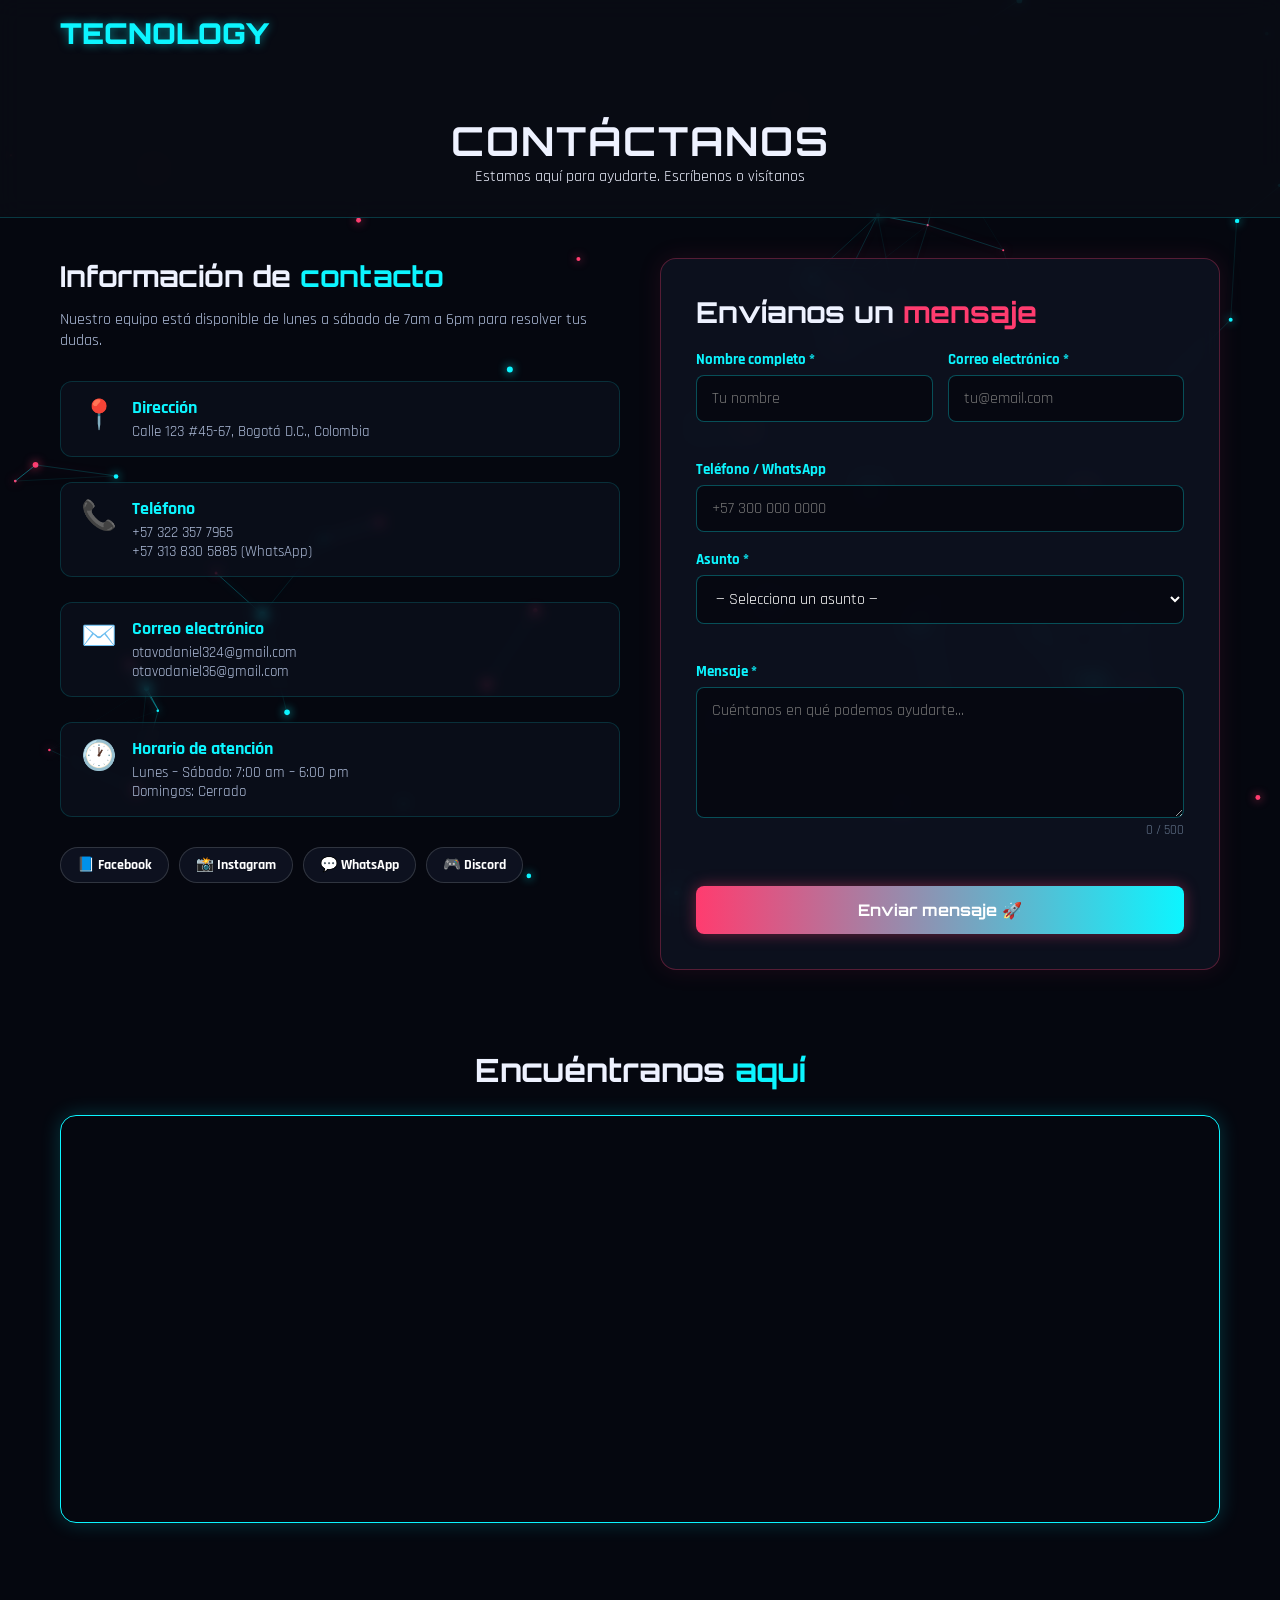
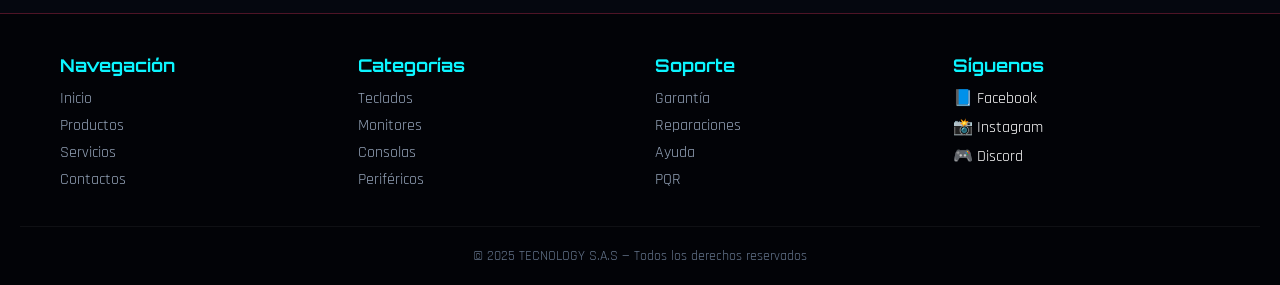
<file: contactos.html>
<!DOCTYPE html>
<html lang="es">
<head>
  <meta charset="UTF-8">
  <meta name="viewport" content="width=device-width, initial-scale=1.0">
  <title>TECNOLOGY S.A.S — Contactos</title>
  <link rel="shortcut icon" href="Imagenes/Imagen.png" type="image/x-icon">
  <link rel="preconnect" href="https://fonts.googleapis.com">
  <link href="https://fonts.googleapis.com/css2?family=Orbitron:wght@400;700;900&family=Rajdhani:wght@400;600;700&display=swap" rel="stylesheet">
  
  <style>
    /* ══════════════ ESTILOS GLOBALES & NEÓN ══════════════ */
    * {
      margin: 0;
      padding: 0;
      box-sizing: border-box;
    }

    body {
      background-color: #05070f;
      color: #eef2ff;
      font-family: 'Rajdhani', sans-serif;
      overflow-x: hidden;
      position: relative;
    }

    /* FONDO ANIMADO CANVAS */
    #bg-canvas {
      position: fixed;
      top: 0;
      left: 0;
      width: 100vw;
      height: 100vh;
      z-index: -1;
      pointer-events: none;
    }

    .container {
      max-width: 1200px;
      margin: 0 auto;
      padding: 0 20px;
    }

    /* ══════════════ HEADER Y NAV ══════════════ */
    .header {
      background: rgba(10, 12, 20, 0.85);
      backdrop-filter: blur(12px);
      border-bottom: 1px solid rgba(12, 245, 255, 0.2);
      position: sticky;
      top: 0;
      z-index: 1000;
    }

    .menu-container {
      max-width: 1200px;
      margin: 0 auto;
      padding: 15px 20px;
      display: flex;
      justify-content: space-between;
      align-items: center;
    }

    .logo {
      font-family: 'Orbitron', sans-serif;
      font-size: 1.8rem;
      font-weight: 900;
      color: #0cf5ff;
      text-decoration: none;
      text-shadow: 0 0 10px rgba(12, 245, 255, 0.5);
    }

    #menu { display: none; }
    .menu-icono { width: 30px; cursor: pointer; display: none; filter: drop-shadow(0 0 4px #ff3c6f); }

    .navbar ul {
      display: flex;
      list-style: none;
      gap: 25px;
    }

    .nav-link {
      text-decoration: none;
      color: #b0bedb;
      font-weight: 700;
      letter-spacing: 1px;
      transition: 0.3s;
    }

    .nav-link:hover, .nav-link.active {
      color: #0cf5ff;
      text-shadow: 0 0 8px #0cf5ff;
    }

    /* CARRITO */
    .submenu { list-style: none; position: relative; }
    #img-carrito { width: 30px; cursor: pointer; filter: drop-shadow(0 0 5px #ff3c6f); }
    #carrito {
      position: absolute;
      right: 0;
      top: 40px;
      background: rgba(15, 20, 35, 0.95);
      border: 1px solid #0cf5ff;
      border-radius: 8px;
      padding: 15px;
      display: none;
      width: 300px;
      box-shadow: 0 0 15px rgba(12, 245, 255, 0.3);
    }
    .submenu:hover #carrito { display: block; }

    /* HERO */
    .page-hero {
      text-align: center;
      padding: 50px 20px 30px;
    }

    .page-title {
      font-family: 'Orbitron', sans-serif;
      font-size: 2.5rem;
      letter-spacing: 2px;
    }

    /* ══════════════ SECCIÓN CONTACTO GRID ══════════════ */
    .contacto-section { padding: 40px 20px; }
    .contacto-grid {
      display: grid;
      grid-template-columns: 1fr 1fr;
      gap: 40px;
    }

    @media (max-width: 900px) {
      .contacto-grid { grid-template-columns: 1fr; }
    }

    /* INFORMACIÓN DE CONTACTO */
    .contacto-info h2, .contacto-form-wrap h2 {
      font-family: 'Orbitron', sans-serif;
      font-size: 1.8rem;
    }

    .info-item {
      display: flex;
      gap: 15px;
      align-items: flex-start;
      margin-bottom: 25px;
      background: rgba(15, 20, 35, 0.5);
      border: 1px solid rgba(12, 245, 255, 0.15);
      padding: 15px 20px;
      border-radius: 12px;
      backdrop-filter: blur(6px);
    }

    .info-icon { font-size: 1.8rem; }
    .info-item strong { color: #0cf5ff; display: block; font-size: 1.1rem; margin-bottom: 3px; }
    .info-item p { color: #b0bedb; font-size: 0.95rem; }

    .redes-contacto {
      display: flex;
      gap: 10px;
      flex-wrap: wrap;
      margin-top: 30px;
    }

    .red-btn {
      padding: 8px 16px;
      border-radius: 20px;
      background: rgba(15, 20, 35, 0.8);
      border: 1px solid rgba(255, 255, 255, 0.15);
      color: #fff;
      text-decoration: none;
      font-weight: 700;
      font-size: 0.9rem;
      transition: 0.3s;
    }

    .red-btn:hover {
      border-color: #ff3c6f;
      color: #ff3c6f;
      box-shadow: 0 0 10px rgba(255, 60, 111, 0.4);
    }

    /* FORMULARIO DE CONTACTO NEÓN */
    .contacto-form-wrap {
      background: rgba(15, 20, 35, 0.75);
      border: 1px solid rgba(255, 60, 111, 0.3);
      border-radius: 16px;
      padding: 35px;
      backdrop-filter: blur(10px);
      box-shadow: 0 0 25px rgba(255, 60, 111, 0.1);
    }

    .contacto-form { display: flex; flex-direction: column; gap: 18px; margin-top: 20px; }
    .form-row { display: flex; gap: 15px; }

    @media (max-width: 600px) {
      .form-row { flex-direction: column; }
    }

    .form-group { display: flex; flex-direction: column; gap: 6px; flex: 1; position: relative; }
    .form-group label { font-size: 0.95rem; font-weight: 700; color: #0cf5ff; }

    .form-group input, .form-group select, .form-group textarea {
      background: rgba(5, 7, 15, 0.8);
      border: 1px solid rgba(12, 245, 255, 0.3);
      border-radius: 8px;
      padding: 12px 15px;
      color: #fff;
      font-family: 'Rajdhani', sans-serif;
      font-size: 1rem;
      outline: none;
      transition: 0.3s;
    }

    .form-group input:focus, .form-group select:focus, .form-group textarea:focus {
      border-color: #ff3c6f;
      box-shadow: 0 0 10px rgba(255, 60, 111, 0.4);
    }

    .char-counter {
      align-self: flex-end;
      font-size: 0.8rem;
      color: #64748b;
      margin-top: -2px;
    }

    .error-msg {
      color: #ff3c6f;
      font-size: 0.8rem;
      height: 14px;
      font-weight: bold;
    }

    .btn-submit {
      background: linear-gradient(90deg, #ff3c6f, #0cf5ff);
      border: none;
      color: #fff;
      padding: 14px;
      border-radius: 8px;
      font-family: 'Orbitron', sans-serif;
      font-size: 1rem;
      font-weight: 700;
      cursor: pointer;
      transition: 0.3s;
      margin-top: 10px;
      box-shadow: 0 0 15px rgba(255, 60, 111, 0.4);
    }

    .btn-submit:hover {
      transform: scale(1.02);
      box-shadow: 0 0 25px rgba(12, 245, 255, 0.6);
    }

    .form-exito {
      background: rgba(0, 255, 136, 0.15);
      border: 1px solid #00ff88;
      color: #00ff88;
      padding: 12px;
      border-radius: 8px;
      text-align: center;
      font-weight: bold;
    }

    /* MAPA */
    .mapa-section { padding: 40px 20px; }
    .section-title { text-align: center; font-family: 'Orbitron'; font-size: 2rem; margin-bottom: 25px; }
    .section-title span { color: #0cf5ff; }

    .mapa-wrap {
      border-radius: 16px;
      overflow: hidden;
      border: 1px solid #0cf5ff;
      box-shadow: 0 0 20px rgba(12, 245, 255, 0.2);
    }

    /* FOOTER */
    .footer {
      background: #020307;
      border-top: 1px solid rgba(255, 60, 111, 0.3);
      padding: 40px 20px 20px;
      margin-top: 50px;
    }

    .footer-content {
      display: grid;
      grid-template-columns: repeat(auto-fit, minmax(180px, 1fr));
      gap: 30px;
      margin-bottom: 30px;
    }

    .link h3 { font-family: 'Orbitron'; color: #0cf5ff; font-size: 1.1rem; margin-bottom: 12px; }
    .link ul { list-style: none; }
    .link ul li a { color: #94a3b8; text-decoration: none; display: block; margin-bottom: 6px; }
    .link ul li a:hover { color: #ff3c6f; }

    .social-links { display: flex; flex-direction: column; gap: 8px; }
    .social-btn { color: #fff; text-decoration: none; }

    .footer-copy { text-align: center; color: #64748b; font-size: 0.85rem; border-top: 1px solid rgba(255, 255, 255, 0.05); padding-top: 20px; }
  </style>
</head>
<body>

  <!-- CANVAS FONDO NEÓN -->
  <canvas id="bg-canvas"></canvas>

  <!-- NAV -->
  <header class="header header-slim">
    <div class="menu-container">
      <a href="index.html" class="logo">TECNOLOGY</a>
      <input type="checkbox" id="menu">
      <label for="menu"><img src="Imagenes/menu.png" class="menu-icono" alt="menú"></label>
    </div>

    <div class="page-hero container">
      <h1 class="page-title">CONTÁCTANOS</h1>
      <p>Estamos aquí para ayudarte. Escríbenos o visítanos</p>
    </div>
  </header>

  <!-- CONTACTO GRID -->
  <section class="contacto-section container">
    <div class="contacto-grid">

      <!-- Info de contacto -->
      <div class="contacto-info">
        <h2>Información de <span style="color:#0cf5ff">contacto</span></h2>
        <p style="color:#b0bedb;margin:15px 0 30px;">Nuestro equipo está disponible de lunes a sábado de 7am a 6pm para resolver tus dudas.</p>

        <div class="info-item">
          <span class="info-icon">📍</span>
          <div>
            <strong>Dirección</strong>
            <p>Calle 123 #45-67, Bogotá D.C., Colombia</p>
          </div>
        </div>
        <div class="info-item">
          <span class="info-icon">📞</span>
          <div>
            <strong>Teléfono</strong>
            <p>+57 322 357 7965</p>
            <p>+57 313 830 5885 (WhatsApp)</p>
          </div>
        </div>
        <div class="info-item">
          <span class="info-icon">✉️</span>
          <div>
            <strong>Correo electrónico</strong>
            <p>otavodaniel324@gmail.com</p>
            <p>otavodaniel36@gmail.com</p>
          </div>
        </div>
        <div class="info-item">
          <span class="info-icon">🕐</span>
          <div>
            <strong>Horario de atención</strong>
            <p>Lunes – Sábado: 7:00 am – 6:00 pm</p>
            <p>Domingos: Cerrado</p>
          </div>
        </div>

        <!-- Redes sociales -->
        <div class="redes-contacto">
          <a href="#" class="red-btn red-fb">📘 Facebook</a>
          <a href="#" class="red-btn red-ig">📸 Instagram</a>
          <a href="#" class="red-btn red-wa">💬 WhatsApp</a>
          <a href="#" class="red-btn red-dc">🎮 Discord</a>
        </div>
      </div>

      <!-- Formulario -->
      <div class="contacto-form-wrap">
        <h2>Envíanos un <span style="color:#ff3c6f">mensaje</span></h2>
        <form id="form-contacto" class="contacto-form" novalidate>

          <div class="form-row">
            <div class="form-group">
              <label for="nombre">Nombre completo *</label>
              <input type="text" id="nombre" name="nombre" placeholder="Tu nombre" required>
              <span class="error-msg" id="err-nombre"></span>
            </div>
            <div class="form-group">
              <label for="email">Correo electrónico *</label>
              <input type="email" id="email" name="email" placeholder="tu@email.com" required>
              <span class="error-msg" id="err-email"></span>
            </div>
          </div>

          <div class="form-group">
            <label for="telefono">Teléfono / WhatsApp</label>
            <input type="tel" id="telefono" name="telefono" placeholder="+57 300 000 0000">
          </div>

          <div class="form-group">
            <label for="asunto">Asunto *</label>
            <select id="asunto" name="asunto" required>
              <option value="">— Selecciona un asunto —</option>
              <option value="soporte">Soporte técnico</option>
              <option value="garantia">Garantía / Devolución</option>
              <option value="cotizacion">Cotización</option>
              <option value="envio">Seguimiento de envío</option>
              <option value="otro">Otro</option>
            </select>
            <span class="error-msg" id="err-asunto"></span>
          </div>

          <div class="form-group">
            <label for="mensaje">Mensaje *</label>
            <textarea id="mensaje" name="mensaje" rows="5" maxlength="500"
              placeholder="Cuéntanos en qué podemos ayudarte..." required></textarea>
            <span class="char-counter" id="char-counter">0 / 500</span>
            <span class="error-msg" id="err-mensaje"></span>
          </div>

          <button type="submit" class="btn-submit" id="btn-enviar">
            <span class="btn-texto">Enviar mensaje 🚀</span>
            <span class="btn-spinner" style="display:none;">⟳ Enviando...</span>
          </button>

          <!-- Mensaje de éxito -->
          <div id="form-exito" style="display:none;" class="form-exito">
            <p>✅ ¡Mensaje enviado con éxito! Te contactaremos pronto.</p>
          </div>

        </form>
      </div>
    </div>
  </section>

  <!-- MAPA -->
  <section class="mapa-section container">
    <h2 class="section-title">Encuéntranos <span>aquí</span></h2>
    <div class="mapa-wrap">
      <iframe
        src="https://www.google.com/maps/embed?pb=!1m18!1m12!1m3!1d254508.38923789745!2d-74.24789!3d4.6482837!2m3!1f0!2f0!3f0!3m2!1i1024!2i768!4f13.1!3m3!1m2!1s0x8e3f9bfd2da6cb29%3A0x239d635520a33914!2sBogot%C3%A1!5e0!3m2!1ses!2sco!4v1700000000000"
        width="100%" height="400" style="border:0;" allowfullscreen="" loading="lazy"
        referrerpolicy="no-referrer-when-downgrade" title="Mapa TECNOLOGY">
      </iframe>
    </div>
  </section>

  <!-- FOOTER -->
  <footer class="footer">
    <div class="footer-content container">
      <div class="link"><h3>Navegación</h3>
        <ul>
          <li><a href="index.html">Inicio</a></li>
          <li><a href="productos.html">Productos</a></li>
          <li><a href="servicios.html">Servicios</a></li>
          <li><a href="contactos.html">Contactos</a></li>
        </ul>
      </div>
      <div class="link"><h3>Categorías</h3>
        <ul>
          <li><a href="productos.html">Teclados</a></li>
          <li><a href="productos.html">Monitores</a></li>
          <li><a href="productos.html">Consolas</a></li>
          <li><a href="productos.html">Periféricos</a></li>
        </ul>
      </div>
      <div class="link"><h3>Soporte</h3>
        <ul>
          <li><a href="servicios.html">Garantía</a></li>
          <li><a href="servicios.html">Reparaciones</a></li>
          <li><a href="contactos.html">Ayuda</a></li>
          <li><a href="contactos.html">PQR</a></li>
        </ul>
      </div>
      <div class="link">
        <h3>Síguenos</h3>
        <div class="social-links">
          <a href="#" class="social-btn">📘 Facebook</a>
          <a href="#" class="social-btn">📸 Instagram</a>
          <a href="#" class="social-btn">🎮 Discord</a>
        </div>
      </div>
    </div>
    <p class="footer-copy">© 2025 TECNOLOGY S.A.S — Todos los derechos reservados</p>
  </footer>

  <!-- SCRIPT INTEGRADO: FONDO ANIMADO Y VALIDACIONES -->
  <script>
    // 1. CANVAS ANIMADO NEÓN (Partículas)
    const canvas = document.getElementById('bg-canvas');
    const ctx = canvas.getContext('2d');

    function setCanvasSize() {
      canvas.width = window.innerWidth;
      canvas.height = window.innerHeight;
    }
    setCanvasSize();
    window.addEventListener('resize', setCanvasSize);

    const particles = Array.from({ length: 60 }, () => ({
      x: Math.random() * canvas.width,
      y: Math.random() * canvas.height,
      vx: (Math.random() - 0.5) * 1.2,
      vy: (Math.random() - 0.5) * 1.2,
      radius: Math.random() * 2 + 1,
      color: Math.random() > 0.5 ? '#0cf5ff' : '#ff3c6f'
    }));

    function animateBg() {
      ctx.clearRect(0, 0, canvas.width, canvas.height);

      particles.forEach((p, i) => {
        p.x += p.vx;
        p.y += p.vy;

        if (p.x < 0 || p.x > canvas.width) p.vx *= -1;
        if (p.y < 0 || p.y > canvas.height) p.vy *= -1;

        ctx.beginPath();
        ctx.arc(p.x, p.y, p.radius, 0, Math.PI * 2);
        ctx.fillStyle = p.color;
        ctx.shadowBlur = 10;
        ctx.shadowColor = p.color;
        ctx.fill();

        for (let j = i + 1; j < particles.length; j++) {
          const p2 = particles[j];
          const dist = Math.hypot(p.x - p2.x, p.y - p2.y);
          if (dist < 120) {
            ctx.beginPath();
            ctx.moveTo(p.x, p.y);
            ctx.lineTo(p2.x, p2.y);
            ctx.strokeStyle = `rgba(12, 245, 255, ${1 - dist / 120})`;
            ctx.lineWidth = 0.5;
            ctx.stroke();
          }
        }
      });

      requestAnimationFrame(animateBg);
    }
    animateBg();

    // 2. CONTADOR DE CARACTERES EN TIEMPO REAL
    const mensajeInput = document.getElementById('mensaje');
    const charCounter = document.getElementById('char-counter');

    mensajeInput.addEventListener('input', () => {
      const actual = mensajeInput.value.length;
      charCounter.textContent = `${actual} / 500`;
    });

    // 3. VALIDACIÓN Y ENVÍO DEL FORMULARIO
    const form = document.getElementById('form-contacto');

    form.addEventListener('submit', (e) => {
      e.preventDefault();
      
      let valido = true;

      // Limpiar errores previos
      document.querySelectorAll('.error-msg').forEach(el => el.textContent = '');

      // Inputs
      const nombre = document.getElementById('nombre');
      const email = document.getElementById('email');
      const asunto = document.getElementById('asunto');
      const mensaje = document.getElementById('mensaje');

      if (!nombre.value.trim()) {
        document.getElementById('err-nombre').textContent = 'Ingresa tu nombre';
        valido = false;
      }
      if (!email.value.trim() || !email.value.includes('@')) {
        document.getElementById('err-email').textContent = 'Email inválido';
        valido = false;
      }
      if (!asunto.value) {
        document.getElementById('err-asunto').textContent = 'Selecciona un asunto';
        valido = false;
      }
      if (!mensaje.value.trim()) {
        document.getElementById('err-mensaje').textContent = 'Escribe tu mensaje';
        valido = false;
      }

      if (valido) {
        const btnTexto = document.querySelector('.btn-texto');
        const btnSpinner = document.querySelector('.btn-spinner');
        
        btnTexto.style.display = 'none';
        btnSpinner.style.display = 'inline-block';

        setTimeout(() => {
          btnTexto.style.display = 'inline-block';
          btnSpinner.style.display = 'none';
          document.getElementById('form-exito').style.display = 'block';
          form.reset();
          charCounter.textContent = '0 / 500';
        }, 1500);
      }
    });
  </script>
</body>
</html>
</file>
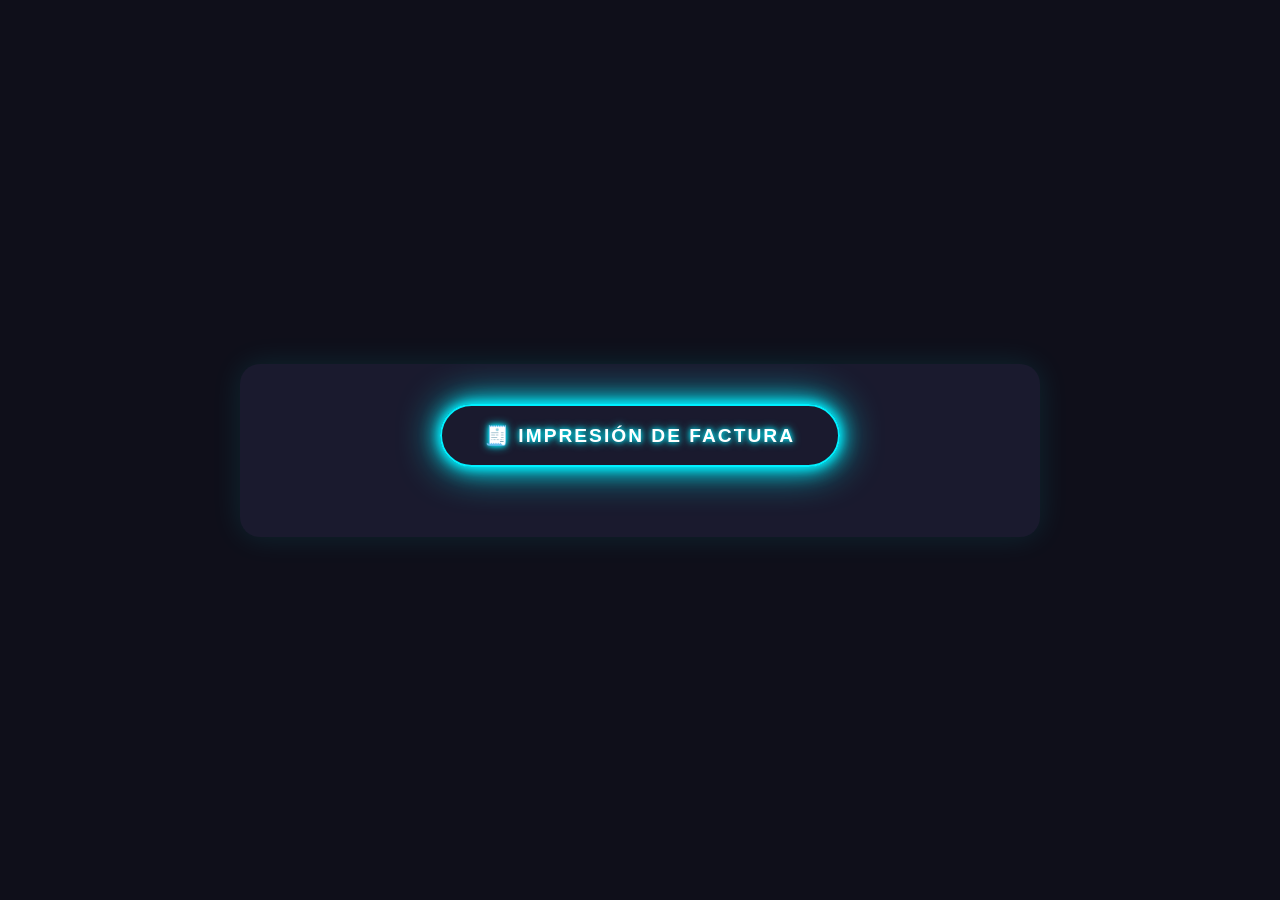
<file: Impresion.html>
<!DOCTYPE html>
<html lang="es">
<head>
    <meta charset="UTF-8">
    <meta name="viewport" content="width=device-width, initial-scale=1.0">
    <title>Impresión de Factura Electrónica</title>
    <style>
        * {
            margin: 0;
            padding: 0;
            box-sizing: border-box;
            font-family: 'Segoe UI', Tahoma, Geneva, Verdana, sans-serif;
        }

        body {
            background: #0f0f1a;
            display: flex;
            justify-content: center;
            align-items: center;
            min-height: 100vh;
            padding: 20px;
        }

        .contenedor {
            background: #1a1a2e;
            border-radius: 20px;
            padding: 40px;
            box-shadow: 0 0 30px rgba(0, 255, 255, 0.1);
            max-width: 800px;
            width: 100%;
        }

        /* Botón Neón */
        .btn-factura-neon {
            display: block;
            width: 100%;
            max-width: 400px;
            margin: 0 auto 30px auto;
            padding: 18px 30px;
            font-size: 1.2rem;
            font-weight: bold;
            color: #fff;
            background: transparent;
            border: 2px solid #00f0ff;
            border-radius: 50px;
            cursor: pointer;
            text-transform: uppercase;
            letter-spacing: 2px;
            position: relative;
            overflow: hidden;
            transition: all 0.3s ease;
            box-shadow: 0 0 10px #00f0ff, 0 0 20px #00f0ff, 0 0 40px #00f0ff;
            text-shadow: 0 0 5px #00f0ff, 0 0 10px #00f0ff;
        }

        .btn-factura-neon:hover {
            background: #00f0ff;
            color: #0f0f1a;
            box-shadow: 0 0 20px #00f0ff, 0 0 40px #00f0ff, 0 0 80px #00f0ff;
            text-shadow: none;
        }

        .btn-factura-neon:active {
            transform: scale(0.97);
            box-shadow: 0 0 15px #00f0ff, 0 0 30px #00f0ff;
        }

        /* Factura */
        .factura {
            background: #fff;
            color: #222;
            padding: 30px;
            border-radius: 12px;
            box-shadow: 0 0 20px rgba(0, 240, 255, 0.2);
            display: none; /* Se muestra al hacer clic */
        }

        .factura.visible {
            display: block;
        }

        .factura-header {
            display: flex;
            justify-content: space-between;
            align-items: center;
            border-bottom: 2px solid #00bcd4;
            padding-bottom: 15px;
            margin-bottom: 20px;
        }

        .factura-header h1 {
            font-size: 1.8rem;
            color: #00bcd4;
        }

        .factura-header .empresa {
            text-align: right;
            font-size: 0.9rem;
            color: #555;
        }

        .factura-header .empresa strong {
            color: #00bcd4;
            font-size: 1.1rem;
        }

        .factura-info {
            display: flex;
            justify-content: space-between;
            margin-bottom: 25px;
            font-size: 0.95rem;
        }

        .factura-info div {
            line-height: 1.6;
        }

        .factura-info .label {
            font-weight: bold;
            color: #00bcd4;
        }

        table {
            width: 100%;
            border-collapse: collapse;
            margin-bottom: 25px;
        }

        th {
            background: #00bcd4;
            color: #fff;
            padding: 10px;
            text-align: left;
            font-size: 0.9rem;
        }

        td {
            padding: 10px;
            border-bottom: 1px solid #ddd;
            font-size: 0.9rem;
        }

        .total {
            text-align: right;
            font-size: 1.2rem;
            font-weight: bold;
            margin-top: 10px;
            border-top: 2px solid #00bcd4;
            padding-top: 15px;
        }

        .total span {
            color: #00bcd4;
        }

        .factura-footer {
            margin-top: 30px;
            text-align: center;
            font-size: 0.8rem;
            color: #777;
            border-top: 1px solid #ddd;
            padding-top: 15px;
        }

        /* Estilos de impresión */
        @media print {
            body {
                background: #fff;
                padding: 0;
                display: block;
            }

            .contenedor {
                box-shadow: none;
                padding: 0;
                background: #fff;
                max-width: 100%;
            }

            .btn-factura-neon {
                display: none !important;
            }

            .factura {
                display: block !important;
                box-shadow: none;
                border-radius: 0;
                padding: 20px;
                background: #fff;
                color: #000;
            }

            .factura-header h1 {
                color: #000;
            }

            th {
                background: #ddd !important;
                color: #000 !important;
                -webkit-print-color-adjust: exact;
                print-color-adjust: exact;
            }

            .total span {
                color: #000;
            }
        }
    </style>
</head>
<body>
    <div class="contenedor">
        <!-- BOTÓN IMPRESIÓN FACTURA -->
        <button id="btn-factura-electronica" class="btn-factura-neon" type="button">
            🧾 Impresión de Factura
        </button>

        <!-- FACTURA DE EJEMPLO -->
        <div id="factura" class="factura">
            <div class="factura-header">
                <h1>FACTURA</h1>
                <div class="empresa">
                    <strong>TECNOLOGY</strong><br>
                    NIT: 900.123.456-7<br>
                    Dirección: Calle 123 #45-67<br>
                    Tel: (601) 123 4567
                </div>
            </div>

            <div class="factura-info">
                <div>
                    <span class="label">Factura No:</span> FE-2024-0001<br>
                    <span class="label">Fecha:</span> 15/01/2024<br>
                    <span class="label">Hora:</span> 10:30:00
                </div>
                <div>
                    <span class="label">Cliente:</span> Juan Pérez<br>
                    <span class="label">NIT/CC:</span> 123.456.789-0<br>
                    <span class="label">Dirección:</span> Carrera 10 #20-30
                </div>
            </div>

            <table>
                <thead>
                    <tr>
                        <th>Código</th>
                        <th>Descripción</th>
                        <th>Cant.</th>
                        <th>Vr. Unit.</th>
                        <th>Total</th>
                    </tr>
                </thead>
                <tbody>
                    <tr>
                        <td>P001</td>
                        <td>Producto de ejemplo 1</td>
                        <td>2</td>
                        <td>$50,000</td>
                        <td>$100,000</td>
                    </tr>
                    <tr>
                        <td>P002</td>
                        <td>Servicio de ejemplo 2</td>
                        <td>1</td>
                        <td>$150,000</td>
                        <td>$150,000</td>
                    </tr>
                    <tr>
                        <td>P003</td>
                        <td>Producto de ejemplo 3</td>
                        <td>3</td>
                        <td>$25,000</td>
                        <td>$75,000</td>
                    </tr>
                </tbody>
            </table>

            <div class="total">
                TOTAL A PAGAR: <span>$325,000</span>
            </div>

            <div class="factura-footer">
                Esta es una factura electrónica generada para fines de ejemplo.<br>
                Gracias por su preferencia.
            </div>
        </div>
    </div>

    <script>
        document.addEventListener('DOMContentLoaded', function() {
            const btn = document.getElementById('btn-factura-electronica');
            const factura = document.getElementById('factura');

            btn.addEventListener('click', function() {
                // Mostrar la factura si está oculta
                factura.classList.add('visible');

                // Pequeña espera para que el navegador renderice el cambio y luego imprimir
                setTimeout(() => {
                    window.print();
                }, 100);
            });

            // Opcional: ocultar la factura después de imprimir (o dejarla visible)
            window.addEventListener('afterprint', function() {
                // Si quieres que se oculte después de imprimir, descomenta la siguiente línea:
                // factura.classList.remove('visible');
            });
        });
    </script>
</body>
</html>
</file>
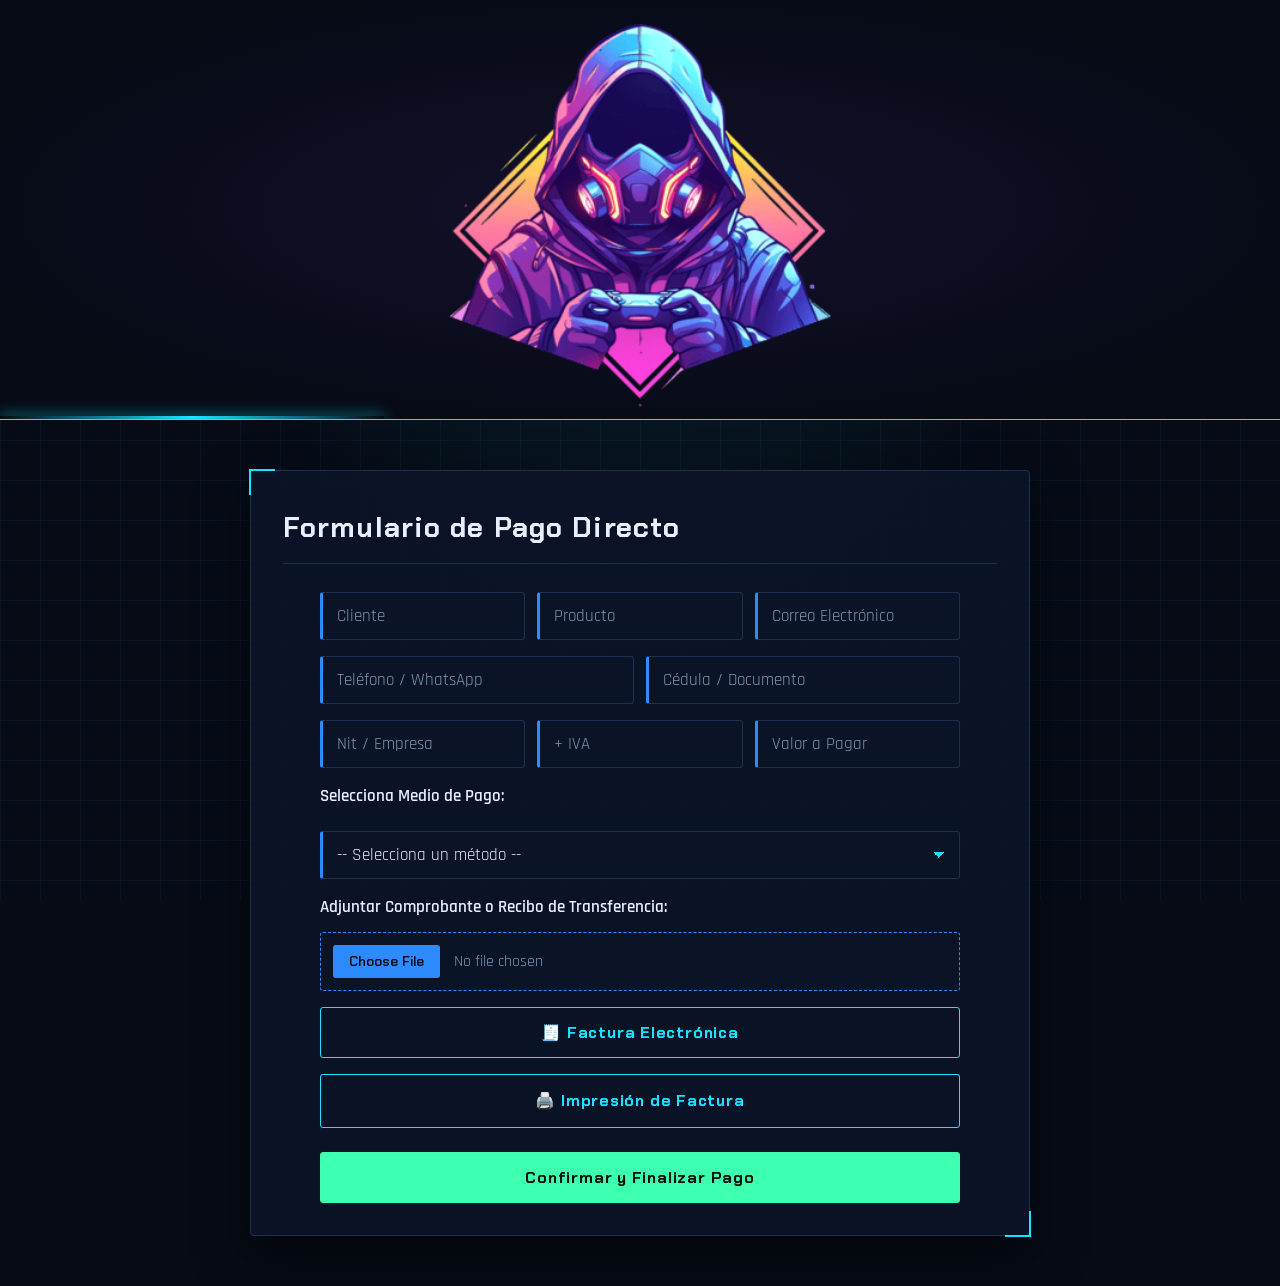
<file: Pago.html>
<!DOCTYPE html>
<html lang="es">
<head>
    <meta charset="UTF-8">
    <meta name="viewport" content="width=device-width, initial-scale=1.0">
    <title>Pago - TECNOLOGY S.A.S</title>
    <!-- Vinculación del archivo CSS externo -->
    <link rel="stylesheet" href="Pago.css">
</head>
<body>

    <div class="header-img">
        <img src="Imagenes/F1.webp" alt="Cabecera Tecnology">
    </div>

    <!-- ══════════════ FORMULARIO DE PAGO DIRECTO ══════════════ -->
    <section class="checkout-section container" id="checkout-payment">
        <h2>Formulario de Pago Directo</h2>
        
        <form id="payment-form">
          
            <!-- Datos del Cliente -->
            <div class="form-row">
                <input type="text" id="nombre-cliente" placeholder="Cliente" required>
                <input type="text" id="producto-cliente" placeholder="Producto" required>
                <input type="email" id="email-cliente" placeholder="Correo Electrónico" required>
            </div>

            <div class="form-row">
                <input type="tel" id="telefono-cliente" placeholder="Teléfono / WhatsApp" required>
                <input type="text" id="documento-cliente" placeholder="Cédula / Documento" required>
            </div>

            <div class="form-row">
                <!-- Nota: Cambié el ID a 'nit' para que coincida con el script del carrito de tu otra página -->
                <input type="text" id="nit" placeholder="Nit / Empresa">
                <input type="text" id="iva-calculo" placeholder="+ IVA">
                <input type="text" id="valor-pagar" placeholder="Valor a Pagar">
            </div>

            <!-- Selección del Medio de Pago -->
            <label for="metodo-pago">Selecciona Medio de Pago:</label>
            <select id="metodo-pago" required onchange="togglePaymentFields()">
                <option value="" disabled selected>-- Selecciona un método --</option>
                <option value="efectivo">Efectivo</option>
                <option value="nequi">Nequi</option>
                <option value="daviplata">Daviplata</option>
                <option value="pse">PSE (Débito Bancario)</option>
                <option value="transf">Transferencia Bancaria Directa (Bancolombia/Davivienda)</option>
            </select>

            <!-- Campos dinámicos según el método elegido -->
            <div id="campo-banco">
                <label for="banco-select">Selecciona tu Banco:</label>
                <select id="banco-select">
                    <option value="bancolombia">Bancolombia</option>
                    <option value="davivienda">Davivienda</option>
                    <option value="banco_bogota">Banco de Bogotá</option>
                    <option value="bbva">BBVA Colombia</option>
                    <option value="lulo">Lulo Bank</option>
                </select>
            </div>

            <div id="campo-comprobante">
                <label for="comprobante">Adjuntar Comprobante o Recibo de Transferencia:</label>
                <input type="file" id="comprobante" accept="image/*,.pdf">
            </div>

            <!-- BOTÓN FACTURA ELECTRÓNICA -->
            <button id="btn-factura-electronica" class="btn-factura-neon" type="button">
                🧾 Factura Electrónica
            </button>

            <!-- BOTÓN IMPRESIÓN (Corregido: ahora es un <a> con clase de botón) -->
            <a href="Impresion.html" id="btn-impresion" class="btn-factura-neon" style="text-align: center; text-decoration: none;">
                🖨️ Impresión de Factura
            </a>

            <button type="submit" class="btn-1">Confirmar y Finalizar Pago</button>
        </form>
    </section>

    <!-- Script interactivo del Formulario de Pago -->
    <script>
        function togglePaymentFields() {
            const metodo = document.getElementById('metodo-pago').value;
            const campoBanco = document.getElementById('campo-banco');
            const campoComprobante = document.getElementById('campo-comprobante');
            
            // Mostrar banco solo si es PSE o Transferencia
            if (metodo === 'pse' || metodo === 'transf') {
                campoBanco.style.display = 'flex';
            } else {
                campoBanco.style.display = 'none';
            }

            // Mostrar comprobante solo si es transferencia o efectivo (opcional)
            if (metodo === 'transf' || metodo === 'efectivo') {
                campoComprobante.style.display = 'flex';
            } else {
                campoComprobante.style.display = 'none';
            }
        }
    </script>
</body>
</html>
</file>
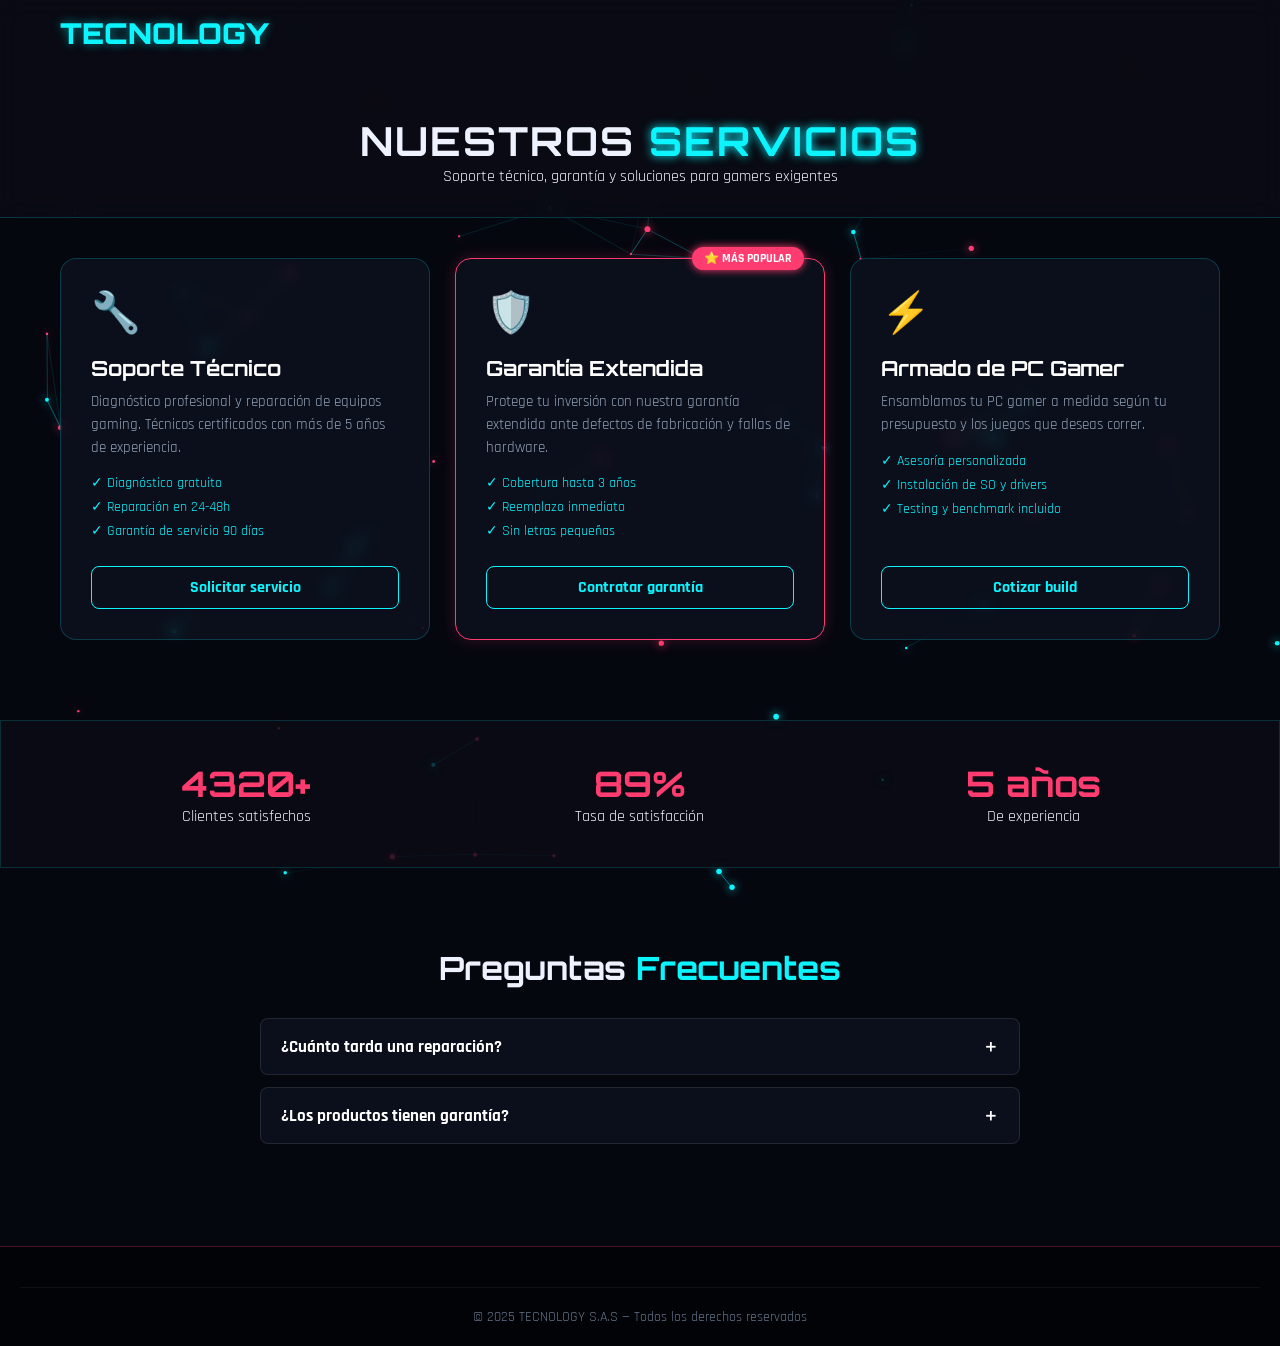
<file: servicios.html>
<!DOCTYPE html>
<html lang="es">
<head>
  <meta charset="UTF-8">
  <meta name="viewport" content="width=device-width, initial-scale=1.0">
  <title>Servicios</title>
  <link rel="shortcut icon" href="Imagenes/Imagen.png" type="image/x-icon">
  <link rel="preconnect" href="https://fonts.googleapis.com">
  <link href="https://fonts.googleapis.com/css2?family=Orbitron:wght@400;700;900&family=Rajdhani:wght@400;600;700&display=swap" rel="stylesheet">
  
  <style>
    /* ══════════════ ESTILOS GLOBALES & NEÓN ══════════════ */
    * {
      margin: 0;
      padding: 0;
      box-sizing: border-box;
    }

    body {
      background-color: #05070f;
      color: #eef2ff;
      font-family: 'Rajdhani', sans-serif;
      overflow-x: hidden;
      position: relative;
    }

    /* FONDO ANIMADO CANVAS */
    #bg-canvas {
      position: fixed;
      top: 0;
      left: 0;
      width: 100vw;
      height: 100vh;
      z-index: -1;
      pointer-events: none;
    }

    .container {
      max-width: 1200px;
      margin: 0 auto;
      padding: 0 20px;
    }

    /* ══════════════ HEADER Y NAV ══════════════ */
    .header {
      background: rgba(10, 12, 20, 0.8);
      backdrop-filter: blur(12px);
      border-bottom: 1px solid rgba(12, 245, 255, 0.2);
      position: sticky;
      top: 0;
      z-index: 1000;
    }

    .menu-container {
      max-width: 1200px;
      margin: 0 auto;
      padding: 15px 20px;
      display: flex;
      justify-content: space-between;
      align-items: center;
    }

    .logo {
      font-family: 'Orbitron', sans-serif;
      font-size: 1.8rem;
      font-weight: 900;
      color: #0cf5ff;
      text-decoration: none;
      text-shadow: 0 0 10px rgba(12, 245, 255, 0.5);
    }

    #menu { display: none; }
    .menu-icono { width: 30px; cursor: pointer; display: none; filter: drop-shadow(0 0 4px #ff3c6f); }

    .navbar ul {
      display: flex;
      list-style: none;
      gap: 25px;
    }

    .nav-link {
      text-decoration: none;
      color: #b0bedb;
      font-weight: 700;
      letter-spacing: 1px;
      transition: 0.3s;
    }

    .nav-link:hover, .nav-link.active {
      color: #0cf5ff;
      text-shadow: 0 0 8px #0cf5ff;
    }

    /* CARRITO */
    .submenu { list-style: none; position: relative; }
    #img-carrito { width: 30px; cursor: pointer; filter: drop-shadow(0 0 5px #ff3c6f); }
    #carrito {
      position: absolute;
      right: 0;
      top: 40px;
      background: rgba(15, 20, 35, 0.95);
      border: 1px solid #0cf5ff;
      border-radius: 8px;
      padding: 15px;
      display: none;
      width: 300px;
      box-shadow: 0 0 15px rgba(12, 245, 255, 0.3);
    }
    .submenu:hover #carrito { display: block; }

    /* HERO */
    .page-hero {
      text-align: center;
      padding: 50px 20px 30px;
    }

    .page-title {
      font-family: 'Orbitron', sans-serif;
      font-size: 2.5rem;
      letter-spacing: 2px;
    }

    .page-title span { color: #0cf5ff; text-shadow: 0 0 10px #0cf5ff; }

    /* ══════════════ CARDS DE SERVICIOS ══════════════ */
    .servicios-section { padding: 40px 20px; }
    .servicios-grid {
      display: grid;
      grid-template-columns: repeat(auto-fit, minmax(320px, 1fr));
      gap: 25px;
    }

    .servicio-card {
      background: rgba(15, 20, 35, 0.65);
      border: 1px solid rgba(12, 245, 255, 0.2);
      border-radius: 16px;
      padding: 30px;
      position: relative;
      backdrop-filter: blur(8px);
      transition: transform 0.3s, border-color 0.3s, box-shadow 0.3s;
      display: flex;
      flex-direction: column;
    }

    .servicio-card:hover {
      transform: translateY(-8px);
      border-color: #0cf5ff;
      box-shadow: 0 0 20px rgba(12, 245, 255, 0.3);
    }

    .servicio-card--destacado {
      border-color: #ff3c6f;
      box-shadow: 0 0 15px rgba(255, 60, 111, 0.2);
    }

    .servicio-badge {
      position: absolute;
      top: -12px;
      right: 20px;
      background: #ff3c6f;
      color: #fff;
      font-size: 0.75rem;
      font-weight: 700;
      padding: 4px 12px;
      border-radius: 20px;
      box-shadow: 0 0 8px #ff3c6f;
    }

    .servicio-icon { font-size: 2.5rem; margin-bottom: 15px; }

    .servicio-card h3 {
      font-family: 'Orbitron', sans-serif;
      font-size: 1.3rem;
      margin-bottom: 10px;
      color: #fff;
    }

    .servicio-card p { color: #94a3b8; font-size: 0.95rem; line-height: 1.5; margin-bottom: 15px; }

    .servicio-list { list-style: none; margin-bottom: 20px; flex-grow: 1; }
    .servicio-list li { color: #0cf5ff; margin-bottom: 6px; font-size: 0.9rem; }

    .btn-1, .btn-3 {
      display: inline-block;
      text-align: center;
      padding: 10px 20px;
      border-radius: 8px;
      text-decoration: none;
      font-weight: 700;
      transition: 0.3s;
    }

    .btn-1 {
      background: transparent;
      border: 1px solid #0cf5ff;
      color: #0cf5ff;
    }

    .btn-1:hover {
      background: #0cf5ff;
      color: #05070f;
      box-shadow: 0 0 12px #0cf5ff;
    }

    .btn-3 { background: #ff3c6f; color: #fff; width: 100%; border: none; }

    /* ══════════════ STATS ══════════════ */
    .stats-section {
      background: rgba(10, 12, 20, 0.8);
      border: 1px solid rgba(12, 245, 255, 0.15);
      padding: 40px 0;
      margin: 40px 0;
    }

    .stats-grid {
      display: grid;
      grid-template-columns: repeat(auto-fit, minmax(150px, 1fr));
      text-align: center;
      gap: 20px;
    }

    .stat-num, .stat-sufijo {
      font-family: 'Orbitron', sans-serif;
      font-size: 2.2rem;
      font-weight: 700;
      color: #ff3c6f;
    }

    /* ══════════════ FAQ ACORDEÓN ══════════════ */
    .faq-section { padding: 40px 20px; max-width: 800px; }
    .section-title { text-align: center; font-family: 'Orbitron'; font-size: 2rem; margin-bottom: 30px; }
    .section-title span { color: #0cf5ff; }

    .acordeon-item {
      background: rgba(15, 20, 35, 0.6);
      border: 1px solid rgba(255, 255, 255, 0.1);
      border-radius: 8px;
      margin-bottom: 12px;
      overflow: hidden;
    }

    .acordeon-btn {
      width: 100%;
      background: none;
      border: none;
      color: #fff;
      padding: 16px 20px;
      font-size: 1.05rem;
      font-family: 'Rajdhani', sans-serif;
      font-weight: 700;
      text-align: left;
      cursor: pointer;
      display: flex;
      justify-content: space-between;
      align-items: center;
    }

    .acordeon-contenido {
      max-height: 0;
      overflow: hidden;
      transition: max-height 0.3s ease-out, padding 0.3s;
      background: rgba(5, 7, 15, 0.4);
      color: #94a3b8;
      padding: 0 20px;
    }

    .acordeon-item.active .acordeon-contenido {
      padding: 15px 20px;
      max-height: 200px;
    }

    /* ══════════════ FOOTER ══════════════ */
    .footer {
      background: #020307;
      border-top: 1px solid rgba(255, 60, 111, 0.3);
      padding: 40px 20px 20px;
      margin-top: 50px;
    }

    .footer-content {
      display: grid;
      grid-template-columns: repeat(auto-fit, minmax(180px, 1fr));
      gap: 30px;
      margin-bottom: 30px;
    }

    .link h3 { font-family: 'Orbitron'; color: #0cf5ff; font-size: 1.1rem; margin-bottom: 12px; }
    .link ul { list-style: none; }
    .link ul li a { color: #94a3b8; text-decoration: none; display: block; margin-bottom: 6px; }
    .link ul li a:hover { color: #ff3c6f; }

    .social-links { display: flex; flex-direction: column; gap: 8px; }
    .social-btn { color: #fff; text-decoration: none; }

    .footer-copy { text-align: center; color: #64748b; font-size: 0.85rem; border-top: 1px solid rgba(255, 255, 255, 0.05); padding-top: 20px; }
  </style>
</head>
<body>

  <!-- CANVAS FONDO NEÓN -->
  <canvas id="bg-canvas"></canvas>

  <!-- NAV -->
  <header class="header header-slim">
    <div class="menu-container">
      <a href="index.html" class="logo">TECNOLOGY</a>
      <input type="checkbox" id="menu">
      <label for="menu"><img src="Imagenes/menu.png" class="menu-icono" alt="menú"></label>
    </div>
    <div class="page-hero container">
      <h1 class="page-title">NUESTROS <span>SERVICIOS</span></h1>
      <p>Soporte técnico, garantía y soluciones para gamers exigentes</p>
    </div>
  </header>

  <!-- SERVICIOS CARDS -->
  <section class="servicios-section container">
    <div class="servicios-grid">
      <div class="servicio-card">
        <div class="servicio-icon">🔧</div>
        <h3>Soporte Técnico</h3>
        <p>Diagnóstico profesional y reparación de equipos gaming. Técnicos certificados con más de 5 años de experiencia.</p>
        <ul class="servicio-list">
          <li>✓ Diagnóstico gratuito</li>
          <li>✓ Reparación en 24-48h</li>
          <li>✓ Garantía de servicio 90 días</li>
        </ul>
        <a href="contactos.html" class="btn-1">Solicitar servicio</a>
      </div>

      <div class="servicio-card servicio-card--destacado">
        <div class="servicio-badge">⭐ MÁS POPULAR</div>
        <div class="servicio-icon">🛡️</div>
        <h3>Garantía Extendida</h3>
        <p>Protege tu inversión con nuestra garantía extendida ante defectos de fabricación y fallas de hardware.</p>
        <ul class="servicio-list">
          <li>✓ Cobertura hasta 3 años</li>
          <li>✓ Reemplazo inmediato</li>
          <li>✓ Sin letras pequeñas</li>
        </ul>
        <a href="contactos.html" class="btn-1">Contratar garantía</a>
      </div>

      <div class="servicio-card">
        <div class="servicio-icon">⚡</div>
        <h3>Armado de PC Gamer</h3>
        <p>Ensamblamos tu PC gamer a medida según tu presupuesto y los juegos que deseas correr.</p>
        <ul class="servicio-list">
          <li>✓ Asesoría personalizada</li>
          <li>✓ Instalación de SO y drivers</li>
          <li>✓ Testing y benchmark incluido</li>
        </ul>
        <a href="contactos.html" class="btn-1">Cotizar build</a>
      </div>
    </div>
  </section>

  <!-- STATS -->
  <section class="stats-section">
    <div class="stats-grid container">
      <div class="stat-item">
        <span class="stat-num" data-target="4800">0</span><span class="stat-sufijo">+</span>
        <p>Clientes satisfechos</p>
      </div>
      <div class="stat-item">
        <span class="stat-num" data-target="98">0</span><span class="stat-sufijo">%</span>
        <p>Tasa de satisfacción</p>
      </div>
      <div class="stat-item">
        <span class="stat-num" data-target="5">0</span><span class="stat-sufijo"> años</span>
        <p>De experiencia</p>
      </div>
    </div>
  </section>

  <!-- FAQ ACORDEÓN -->
  <section class="faq-section container">
    <h2 class="section-title">Preguntas <span>Frecuentes</span></h2>
    <div class="acordeon">
      <div class="acordeon-item">
        <button class="acordeon-btn">¿Cuánto tarda una reparación? <span class="acordeon-icon">＋</span></button>
        <div class="acordeon-contenido">
          <p>La mayoría de reparaciones se realizan en 24 a 48 horas hábiles.</p>
        </div>
      </div>
      <div class="acordeon-item">
        <button class="acordeon-btn">¿Los productos tienen garantía? <span class="acordeon-icon">＋</span></button>
        <div class="acordeon-contenido">
          <p>Todos los productos incluyen garantía mínima de 1 año del fabricante.</p>
        </div>
      </div>
    </div>
  </section>

  <!-- FOOTER -->
  <footer class="footer">
    <p class="footer-copy">© 2025 TECNOLOGY S.A.S — Todos los derechos reservados</p>
  </footer>

  <!-- SCRIPT INTEGRADO: FONDO NEÓN Y LÓGICA DE INTERFAZ -->
  <script>
    // 1. CANVAS ANIMADO NEÓN
    const canvas = document.getElementById('bg-canvas');
    const ctx = canvas.getContext('2d');

    function setCanvasSize() {
      canvas.width = window.innerWidth;
      canvas.height = window.innerHeight;
    }
    setCanvasSize();
    window.addEventListener('resize', setCanvasSize);

    const particles = Array.from({ length: 65 }, () => ({
      x: Math.random() * canvas.width,
      y: Math.random() * canvas.height,
      vx: (Math.random() - 0.5) * 1.2,
      vy: (Math.random() - 0.5) * 1.2,
      radius: Math.random() * 2 + 1,
      color: Math.random() > 0.5 ? '#0cf5ff' : '#ff3c6f'
    }));

    function animateBg() {
      ctx.clearRect(0, 0, canvas.width, canvas.height);

      particles.forEach((p, i) => {
        p.x += p.vx;
        p.y += p.vy;

        if (p.x < 0 || p.x > canvas.width) p.vx *= -1;
        if (p.y < 0 || p.y > canvas.height) p.vy *= -1;

        ctx.beginPath();
        ctx.arc(p.x, p.y, p.radius, 0, Math.PI * 2);
        ctx.fillStyle = p.color;
        ctx.shadowBlur = 10;
        ctx.shadowColor = p.color;
        ctx.fill();

        for (let j = i + 1; j < particles.length; j++) {
          const p2 = particles[j];
          const dist = Math.hypot(p.x - p2.x, p.y - p2.y);
          if (dist < 120) {
            ctx.beginPath();
            ctx.moveTo(p.x, p.y);
            ctx.lineTo(p2.x, p2.y);
            ctx.strokeStyle = `rgba(12, 245, 255, ${1 - dist / 120})`;
            ctx.lineWidth = 0.5;
            ctx.stroke();
          }
        }
      });

      requestAnimationFrame(animateBg);
    }
    animateBg();

    // 2. ACORDEÓN INTERACTIVO
    document.querySelectorAll('.acordeon-btn').forEach(btn => {
      btn.addEventListener('click', () => {
        const item = btn.parentElement;
        item.classList.toggle('active');
      });
    });

    // 3. CONTADORES DE STATS
    const counters = document.querySelectorAll('.stat-num');
    counters.forEach(counter => {
      const target = +counter.getAttribute('data-target');
      let count = 0;
      const speed = target / 50;

      const update = () => {
        count += speed;
        if (count < target) {
          counter.innerText = Math.ceil(count);
          setTimeout(update, 30);
        } else {
          counter.innerText = target;
        }
      };
      update();
    });
  </script>
</body>
</html>
</file>
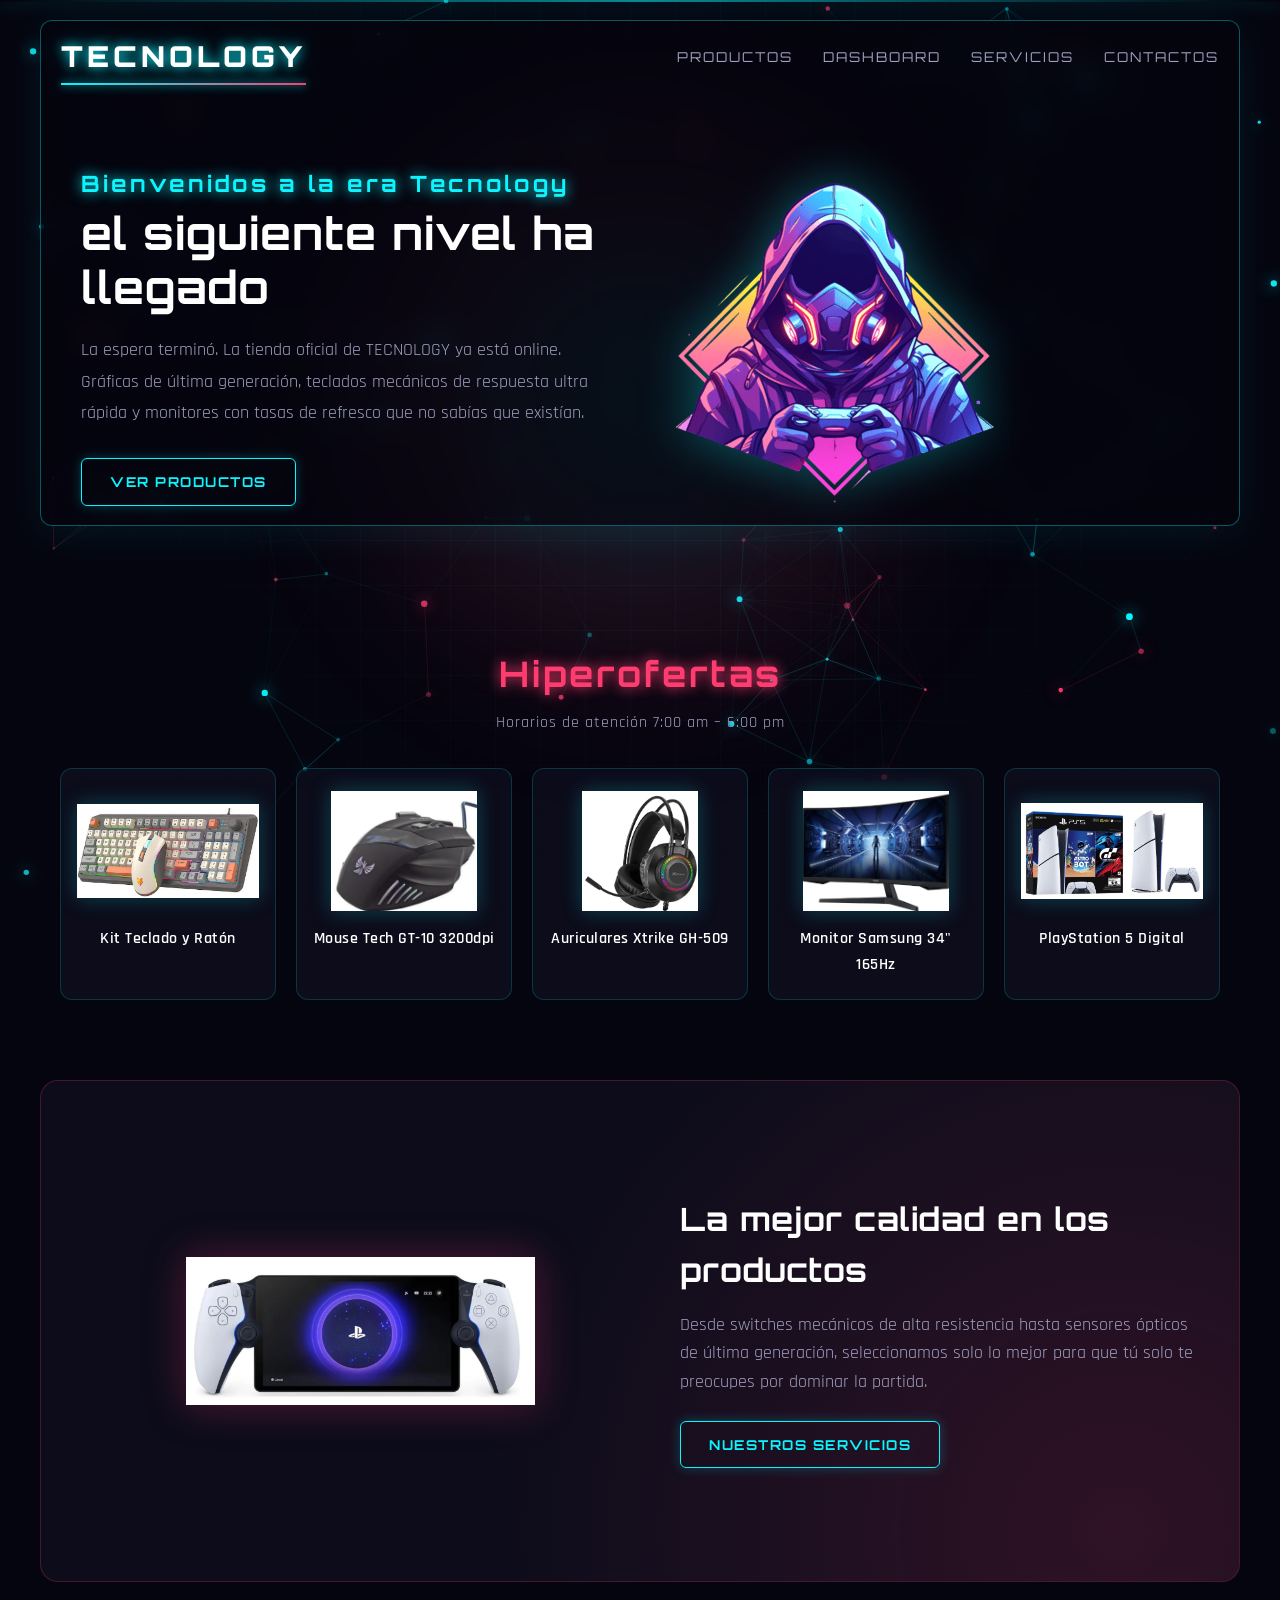
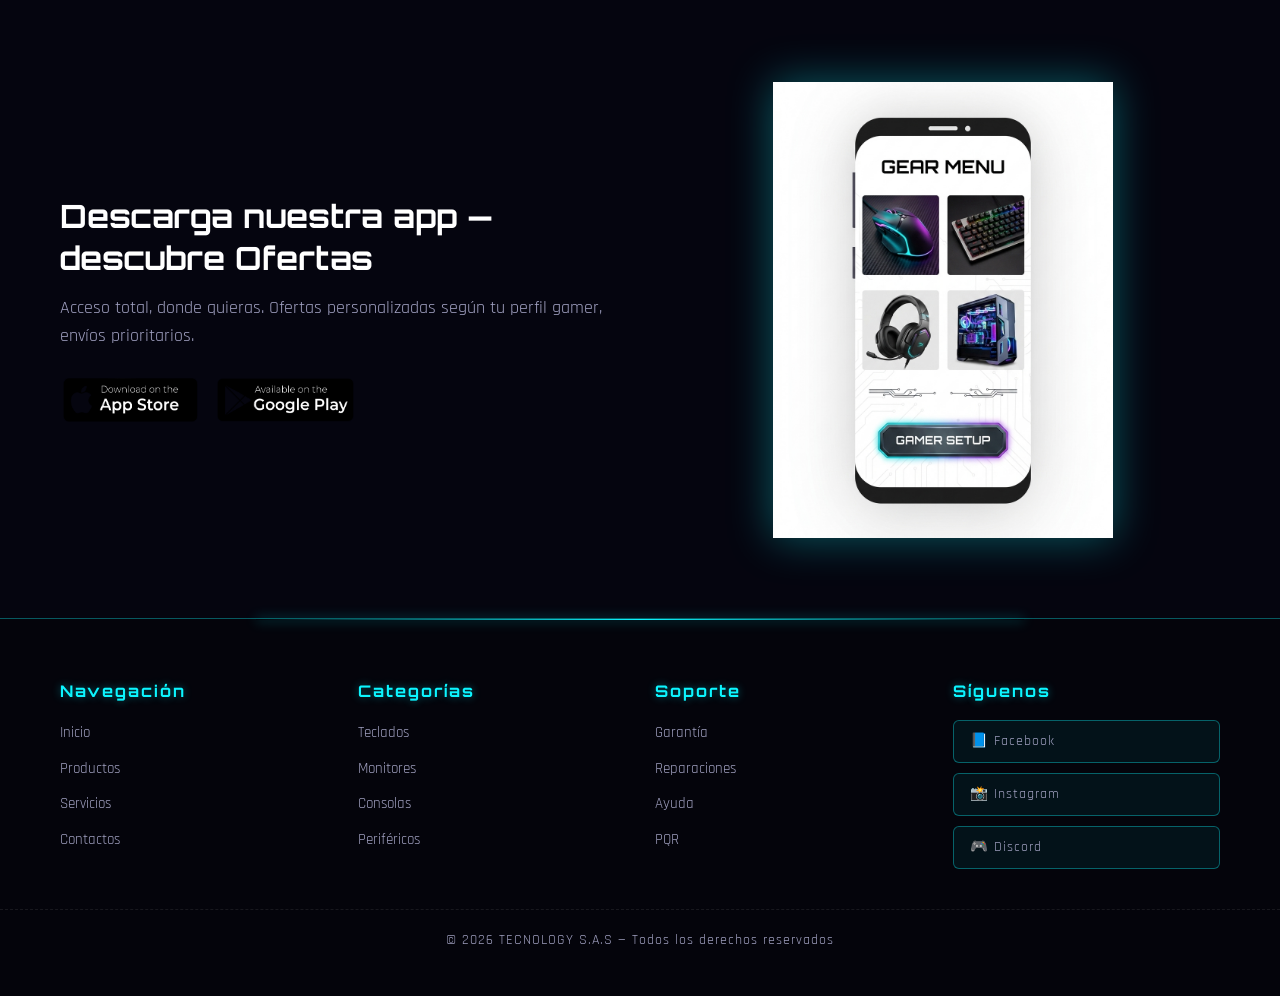
<file: TECNOLOGY.html>
<!DOCTYPE html>
<html lang="es">
<head>
  <meta charset="UTF-8">
  <meta name="viewport" content="width=device-width, initial-scale=1.0">
  <title>TECNOLOGY S.A.S</title>
  <link rel="shortcut icon" href="Imagenes/Imagen.png" type="image/x-icon">
  <link rel="preconnect" href="https://fonts.googleapis.com">
  <link href="https://fonts.googleapis.com/css2?family=Orbitron:wght@400;700;900&family=Rajdhani:wght@400;600;700&display=swap" rel="stylesheet">
  <link rel="stylesheet" href="Style1.css">
</head>

<body>

  <!-- Elementos visuales del Fondo Tecnológico y Neón -->
  <div class="cyber-glow"></div>
  <div class="tech-grid"></div>
  <div class="scan-line"></div>
  <canvas id="bg-canvas"></canvas>

  <!-- ══════════════ HEADER / NAV ══════════════ -->
  <header class="header">
    <div class="menu-container">
      <a href="TECNOLOGY.html" class="logo">TECNOLOGY</a>
      <input type="checkbox" id="menu">
      <label for="menu">
        <img src="Imagenes/menu.png" class="menu-icono" alt="menú">
      </label>
      <nav class="navbar">
        <ul>
          <li><a href="productos.html" class="nav-link">PRODUCTOS</a></li>
          <li><a href="Dashboard.html" class="nav-link">DASHBOARD</a></li>
          <li><a href="servicios.html" class="nav-link">SERVICIOS</a></li>
          <li><a href="contactos.html" class="nav-link">CONTACTOS</a></li>
        </ul>
      </nav>


      <!-- Hero -->
      <div class="header-content container">
        <div class="header-txt">
          <h1><span>Bienvenidos a la era Tecnology</span> el siguiente nivel ha llegado</h1>
          <p>La espera terminó. La tienda oficial de TECNOLOGY ya está online. Gráficas de última
            generación, teclados mecánicos de respuesta ultra rápida y monitores con tasas de
            refresco que no sabías que existían.</p>
          <a href="productos.html" class="btn-1">Ver Productos</a>
        </div>
        <div class="header-img">
          <img src="Imagenes/F1.webp" alt="hero">
        </div>
      </div>
    </div>
  </header>

  <!-- ══════════════ HIPEROFERTAS ══════════════ -->
  <section class="breakfasst-container">
    <h2>Hiperofertas</h2>
    <p>Horarios de atención 7:00 am – 6:00 pm</p>
    <div class="breakfast-grid">
      <div class="gamer-card"><img src="Imagenes/Teclado.png" alt=""><h3>Kit Teclado y Ratón</h3></div>
      <div class="gamer-card"><img src="Imagenes/Mouse.png" alt=""><h3>Mouse Tech GT-10 3200dpi</h3></div>
      <div class="gamer-card"><img src="Imagenes/DIADEMA.png" alt=""><h3>Auriculares Xtrike GH-509</h3></div>
      <div class="gamer-card"><img src="Imagenes/Monitor.png" alt=""><h3>Monitor Samsung 34" 165Hz</h3></div>
      <div class="gamer-card"><img src="Imagenes/Play 5.png" alt=""><h3>PlayStation 5 Digital</h3></div>
    </div>
  </section>

    <!-- ══════════════ INFO ══════════════ -->
  <section class="info">
    <div class="info-content container">
      <!-- NUEVO CONTENEDOR PARA EL SLIDER -->
      <div class="slider-container">
        <div class="info-img slider-img active"><img src="Imagenes/Portal Remote.png" alt=""></div>
        <div class="info-img slider-img"><img src="Imagenes/Torre 1.png" alt=""></div>
      </div>
    </div>
    <div class="info-txt">
      <h2>La mejor calidad en los productos</h2>
      <p>Desde switches mecánicos de alta resistencia hasta sensores ópticos de última generación,
        seleccionamos solo lo mejor para que tú solo te preocupes por dominar la partida.</p>
      <a href="servicios.html" class="btn-1">Nuestros Servicios</a>
    </div>
  </section>

  <!-- ══════════════ APP ══════════════ -->
  <section class="app container">
    <div class="app-txt">
      <h2>Descarga nuestra app — descubre Ofertas</h2>
      <p>Acceso total, donde quieras. Ofertas personalizadas según tu perfil gamer, envíos prioritarios.</p>
      <div class="descarga">
        <img src="Imagenes/store1.png" alt="App Store">
        <img src="Imagenes/store2.png" alt="Google Play">
      </div>
    </div>
    <div class="app-img"><img src="Imagenes/Aplicacion.png" alt="App"></div>
  </section>

  <!-- ══════════════ FOOTER ══════════════ -->
  <footer class="footer">
    <div class="footer-content container">
      <div class="link"><h3>Navegación</h3>
        <ul>
          <li><a href="Carrito.html">Inicio</a></li>
          <li><a href="productos.html">Productos</a></li>
          <li><a href="servicios.html">Servicios</a></li>
          <li><a href="contactos.html">Contactos</a></li>
        </ul>
      </div>
      <div class="link"><h3>Categorías</h3>
        <ul>
          <li><a href="productos.html">Teclados</a></li>
          <li><a href="productos.html">Monitores</a></li>
          <li><a href="productos.html">Consolas</a></li>
          <li><a href="productos.html">Periféricos</a></li>
        </ul>
      </div>
      <div class="link"><h3>Soporte</h3>
        <ul>
          <li><a href="servicios.html">Garantía</a></li>
          <li><a href="servicios.html">Reparaciones</a></li>
          <li><a href="contactos.html">Ayuda</a></li>
          <li><a href="contactos.html">PQR</a></li>
        </ul>
      </div>
      <div class="link">
        <h3>Síguenos</h3>
        <div class="social-links">
          <a href="#" class="social-btn">📘 Facebook</a>
          <a href="#" class="social-btn">📸 Instagram</a>
          <a href="#" class="social-btn">🎮 Discord</a>
        </div>
      </div>
    </div>
    <p class="footer-copy">© 2026 TECNOLOGY S.A.S — Todos los derechos reservados</p>
  </footer>

  <script src="Script.Js"></script>

  <!-- ══════════════════════════════════════════
      LÓGICA DEL CARRITO COMPLETO Y FACTURA
      ══════════════════════════════════════════ -->
  <script>
    document.addEventListener('DOMContentLoaded', () => {
      const contenedorCarrito = document.querySelector('#lista-carrito tbody');
      const vaciarCarritoBtn = document.getElementById('vaciar-carrito');
      const totalCarritoElem = document.getElementById('total-carrito');
      const listaProductos = document.getElementById('lista-1');
      const selectMetodoCarrito = document.getElementById('metodo-pago-carrito');
      const selectMetodoForm = document.getElementById('metodo-pago');
      const btnFactura = document.getElementById('btn-factura-electronica');

      let articulosCarrito = [];

      cargarEventListeners();

      function cargarEventListeners() {
        if (listaProductos) listaProductos.addEventListener('click', agregarProducto);
        if (contenedorCarrito) contenedorCarrito.addEventListener('click', eliminarProducto);
        if (vaciarCarritoBtn) vaciarCarritoBtn.addEventListener('click', vaciarCarrito);
        
        // Listener para la Factura Electrónica
        if (btnFactura) btnFactura.addEventListener('click', procesarFacturaElectronica);

        // Sincronizar selección del carrito con la pasarela inferior
        if (selectMetodoCarrito && selectMetodoForm) {
          selectMetodoCarrito.addEventListener('change', (e) => {
            selectMetodoForm.value = e.target.value;
            togglePaymentFields();
          });
        }
      }

      function agregarProducto(e) {
        e.preventDefault();
        if (e.target.classList.contains('Agregar-carrito')) {
          const producto = e.target.closest('.box');
          const infoProducto = {
            imagen: producto.querySelector('img').src,
            titulo: producto.querySelector('h3').textContent,
            precioText: producto.querySelector('.Precio').textContent,
            precioNum: parseInt(producto.querySelector('.Precio').textContent.replace(/[^0-9]/g, '')),
            id: e.target.getAttribute('data-id'),
            cantidad: 1
          };

          const existe = articulosCarrito.some(prod => prod.id === infoProducto.id);
          if (existe) {
            articulosCarrito = articulosCarrito.map(prod => {
              if (prod.id === infoProducto.id) {
                prod.cantidad++;
                return prod;
              }
              return prod;
            });
          } else {
            articulosCarrito = [...articulosCarrito, infoProducto];
          }

          renderizarCarrito();
        }
      }

      function eliminarProducto(e) {
        if (e.target.classList.contains('borrar-producto')) {
          e.preventDefault();
          const id = e.target.getAttribute('data-id');
          articulosCarrito = articulosCarrito.filter(prod => prod.id !== id);
          renderizarCarrito();
        }
      }

      function vaciarCarrito(e) {
        if (e) e.preventDefault();
        articulosCarrito = [];
        renderizarCarrito();
      }

      function renderizarCarrito() {
        limpiarHTML();

        if (articulosCarrito.length === 0) {
          const row = document.createElement('tr');
          row.innerHTML = `
            <td colspan="4" style="text-align: center; color: #6272a4; padding: 20px 0; font-family: 'Rajdhani', sans-serif;">
              🛒 El carrito está vacío
            </td>
          `;
          contenedorCarrito.appendChild(row);
          totalCarritoElem.textContent = '$0';
          return;
        }

        articulosCarrito.forEach(prod => {
          const row = document.createElement('tr');
          row.innerHTML = `
            <td><img src="${prod.imagen}" width="35" style="border-radius:4px;"></td>
            <td style="color:#fff; font-size:0.85rem; font-family:'Rajdhani', sans-serif;">${prod.titulo} (x${prod.cantidad})</td>
            <td style="color:#0cf5ff; font-weight:bold; font-size:0.85rem; font-family:'Orbitron', sans-serif;">${prod.precioText}</td>
            <td><a href="#" class="borrar-producto" data-id="${prod.id}" style="color:#ff3c6f; font-weight:bold; text-decoration:none;">X</a></td>
          `;
          contenedorCarrito.appendChild(row);
        });

        calcularTotal();
      }

      function calcularTotal() {
        const total = articulosCarrito.reduce((acc, prod) => acc + (prod.precioNum * prod.cantidad), 0);
        totalCarritoElem.textContent = `$${total.toLocaleString('es-CO')}`;
      }

      function limpiarHTML() {
        while (contenedorCarrito.firstChild) {
          contenedorCarrito.removeChild(contenedorCarrito.firstChild);
        }
      }

      // Función para validar y solicitar la Factura Electrónica
      function procesarFacturaElectronica() {
        if (articulosCarrito.length === 0) {
          alert('⚠️ Agrega al menos un producto al carrito para solicitar tu factura.');
          return;
        }

        const nombre = document.getElementById('nombre-cliente')?.value;
        const email = document.getElementById('email-cliente')?.value;
        const documento = document.getElementById('documento-cliente')?.value;
        const nit = document.getElementById('Nit')?.value;

        if (!nombre || !email || (!documento && !nit)) {
          alert('⚠️ Por favor completa tus datos de facturación (Nombre, Correo y Cédula o NIT) en el formulario de pago.');
          window.location.href = '#checkout-payment';
          return;
        }

        const datosFactura = {
          cliente: nombre,
          email: email,
          identificacion: nit || documento,
          tipoIdentificacion: nit ? 'NIT' : 'CC',
          articulos: articulosCarrito,
          fecha: new Date().toISOString()
        };

        console.log('Solicitud de Factura Electrónica:', datosFactura);
        alert(`⚡ Factura Electrónica registrada para ${nombre}.\nSe enviará el documento XML/PDF al correo: ${email}`);
      }

      renderizarCarrito();
    });
  </script>

  <!-- ══════════════════════════════════════════
      SCRIPT DEL FONDO INTERACTIVO DE PARTÍCULAS
      ══════════════════════════════════════════ -->
  <script>
    const canvas = document.getElementById('bg-canvas');
    const ctx = canvas.getContext('2d');

    let width = canvas.width = window.innerWidth;
    let height = canvas.height = window.innerHeight;

    const mouse = { x: width / 2, y: height / 2, radius: 150 };

    window.addEventListener('mousemove', (e) => {
      mouse.x = e.clientX;
      mouse.y = e.clientY;
    });

    window.addEventListener('resize', () => {
      width = canvas.width = window.innerWidth;
      height = canvas.height = window.innerHeight;
    });

    const particles = [];
    const particleCount = 100;

    class TechParticle {
      constructor() { this.reset(); }
      reset() {
        this.x = Math.random() * width;
        this.y = Math.random() * height;
        this.vx = (Math.random() - 0.5) * 1.5;
        this.vy = (Math.random() - 0.5) * 1.5;
        this.size = Math.random() * 2.5 + 1;
        this.color = Math.random() > 0.4 ? '#0cf5ff' : '#ff3c6f';
        this.alpha = Math.random() * 0.7 + 0.3;
      }
      update() {
        this.x += this.vx;
        this.y += this.vy;
        if (this.x < 0 || this.x > width) this.vx *= -1;
        if (this.y < 0 || this.y > height) this.vy *= -1;

        const dx = mouse.x - this.x;
        const dy = mouse.y - this.y;
        const dist = Math.sqrt(dx * dx + dy * dy);
        if (dist < mouse.radius) {
          const angle = Math.atan2(dy, dx);
          const force = (mouse.radius - dist) / mouse.radius;
          this.x -= Math.cos(angle) * force * 3;
          this.y -= Math.sin(angle) * force * 3;
        }
      }
      draw() {
        ctx.beginPath();
        ctx.arc(this.x, this.y, this.size, 0, Math.PI * 2);
        ctx.fillStyle = this.color;
        ctx.globalAlpha = this.alpha;
        ctx.shadowBlur = 15;
        ctx.shadowColor = this.color;
        ctx.fill();
        ctx.shadowBlur = 0;
        ctx.globalAlpha = 1;
      }
    }

    for (let i = 0; i < particleCount; i++) particles.push(new TechParticle());

    function renderTechBackground() {
      ctx.clearRect(0, 0, width, height);
      for (let i = 0; i < particles.length; i++) {
        particles[i].update();
        particles[i].draw();
        for (let j = i + 1; j < particles.length; j++) {
          const dx = particles[i].x - particles[j].x;
          const dy = particles[i].y - particles[j].y;
          const distance = Math.sqrt(dx * dx + dy * dy);
          if (distance < 150) {
            ctx.beginPath();
            ctx.moveTo(particles[i].x, particles[i].y);
            ctx.lineTo(particles[j].x, particles[j].y);
            ctx.strokeStyle = particles[i].color === particles[j].color ? particles[i].color : 'rgba(12, 245, 255, 0.5)';
            ctx.globalAlpha = (1 - distance / 150) * 0.35;
            ctx.lineWidth = 0.9;
            ctx.stroke();
            ctx.globalAlpha = 1;
          }
        }
      }
      requestAnimationFrame(renderTechBackground);
    }
    renderTechBackground();
  </script>
</body>
</html>
</file>
<file: Pago.css>
/* ═══════════════════════════════════════════
   Pago.css — Estilo tecnológico
   ═══════════════════════════════════════════ */
@import url('https://fonts.googleapis.com/css2?family=Chakra+Petch:wght@500;600;700&family=Rajdhani:wght@500;600;700&display=swap');

/* ═══════════════ VARIABLES ═══════════════ */
:root {
  --fondo:       #060b16;
  --panel:       rgba(11, 20, 38, 0.92);
  --campo:       #0a1426;
  --linea:       #1c3050;
  --azul:        #2e8bff;
  --cian:        #19e3ff;
  --verde:       #3dffb0;
  --texto:       #e6f0ff;
  --texto-suave: #7f96b5;

  --fuente-titulo: 'Chakra Petch', sans-serif;
  --fuente-texto:  'Rajdhani', sans-serif;
}

/* ═══════════════ BASE ═══════════════ */
*, *::before, *::after { box-sizing: border-box; }

body {
  margin: 0;
  min-height: 100vh;
  font-family: var(--fuente-texto);
  font-size: 1.08rem;
  line-height: 1.5;
  color: var(--texto);
  background-color: var(--fondo);
  background-image:
    linear-gradient(rgba(46, 139, 255, 0.07) 1px, transparent 1px),
    linear-gradient(90deg, rgba(46, 139, 255, 0.07) 1px, transparent 1px),
    radial-gradient(ellipse at 50% -10%, rgba(25, 227, 255, 0.14), transparent 55%);
  background-size: 40px 40px, 40px 40px, 100% 100%;
  background-attachment: fixed;
}

/* ═══════════════ ENCABEZADO ═══════════════ */
.header-img {
  position: relative;
  width: 100%;
  height: clamp(220px, 38vw, 420px);
  overflow: hidden;
  background: radial-gradient(ellipse at center, #14102a 0%, var(--fondo) 75%);
  border-bottom: 1px solid var(--cian);
}

.header-img img {
  display: block;
  width: 100%;
  height: 100%;
  object-fit: contain;
  object-position: center;
}

.header-img::after {
  content: "";
  position: absolute;
  left: 0;
  bottom: 0;
  width: 30%;
  height: 3px;
  background: linear-gradient(90deg, transparent, var(--cian), transparent);
  box-shadow: 0 0 14px var(--cian);
  animation: escaneo 4s linear infinite;
}

@keyframes escaneo {
  from { transform: translateX(-100%); }
  to   { transform: translateX(340%); }
}

/* ═══════════════ PANEL DE PAGO ═══════════════ */
.container {
  width: min(92%, 780px);
  margin-inline: auto;
}

.checkout-section {
  position: relative;
  margin-block: 50px;
  padding: 36px 32px 32px;
  background: var(--panel);
  border: 1px solid var(--linea);
  border-radius: 4px;
  box-shadow: 0 20px 50px rgba(0, 0, 0, 0.55);
}

.checkout-section::before,
.checkout-section::after {
  content: "";
  position: absolute;
  width: 26px;
  height: 26px;
  border: 2px solid var(--cian);
  pointer-events: none;
}

.checkout-section::before {
  top: -2px;
  left: -2px;
  border-right: none;
  border-bottom: none;
}

.checkout-section::after {
  bottom: -2px;
  right: -2px;
  border-left: none;
  border-top: none;
}

.checkout-section h2 {
  margin: 0 0 28px;
  padding-bottom: 14px;
  font-family: var(--fuente-titulo);
  font-size: clamp(1.25rem, 3vw, 1.75rem);
  font-weight: 700;
  letter-spacing: 0.04em;
  color: var(--texto);
  border-bottom: 1px solid var(--linea);
}

/* ═══════════════ FORMULARIO ═══════════════ */
#payment-form {
  display: flex;
  flex-direction: column;
  gap: 16px;
  max-width: 640px;
  margin-inline: auto;
}

.form-row {
  display: flex;
  gap: 12px;
}

.form-row > * {
  flex: 1;
  min-width: 0;
}

label {
  display: block;
  margin-bottom: 6px;
  font-size: 1.05rem;
  font-weight: 600;
  color: var(--texto);
}

/* ═══════════════ CAMPOS ═══════════════ */
input[type="text"],
input[type="email"],
input[type="tel"],
select {
  width: 100%;
  padding: 12px 14px;
  font-family: var(--fuente-texto);
  font-size: 1.05rem;
  color: var(--texto);
  background: var(--campo);
  border: 1px solid var(--linea);
  border-left: 3px solid var(--azul);
  border-radius: 3px;
  outline: none;
  transition: border-color 0.2s, box-shadow 0.2s, background 0.2s;
}

input::placeholder { color: var(--texto-suave); }

input:hover,
select:hover { border-color: var(--azul); }

input:focus,
select:focus {
  background: #0c1a32;
  border-color: var(--cian);
  border-left-color: var(--cian);
  box-shadow: 0 0 0 3px rgba(25, 227, 255, 0.18);
}

select {
  cursor: pointer;
  appearance: none;
  padding-right: 40px;
  background-image:
    linear-gradient(45deg, transparent 50%, var(--cian) 50%),
    linear-gradient(135deg, var(--cian) 50%, transparent 50%);
  background-position: calc(100% - 20px) 50%, calc(100% - 14px) 50%;
  background-size: 6px 6px, 6px 6px;
  background-repeat: no-repeat;
}

select option { background: var(--campo); color: var(--texto); }

/* ═══════════════ CAMPOS DINÁMICOS ═══════════════ */
#campo-banco {
  display: none;
  flex-direction: column;
  gap: 6px;
}

#campo-comprobante {
  display: flex;
  flex-direction: column;
  gap: 6px;
}

input[type="file"] {
  width: 100%;
  padding: 12px;
  font-family: var(--fuente-texto);
  font-size: 1rem;
  color: var(--texto-suave);
  background: var(--campo);
  border: 1px dashed var(--azul);
  border-radius: 3px;
  cursor: pointer;
  transition: border-color 0.2s, background 0.2s;
}

input[type="file"]:hover {
  border-color: var(--cian);
  background: #0c1a32;
}

input[type="file"]::file-selector-button {
  margin-right: 14px;
  padding: 8px 16px;
  font-family: var(--fuente-titulo);
  font-size: 0.85rem;
  font-weight: 600;
  color: var(--fondo);
  background: var(--azul);
  border: none;
  border-radius: 3px;
  cursor: pointer;
  transition: background 0.2s;
}

input[type="file"]::file-selector-button:hover { background: var(--cian); }

/* ═══════════════ BOTONES ═══════════════ */
.btn-1,
.btn-factura-neon {
  display: block; /* Asegura que el enlace <a> se comporte como bloque */
  width: 100%;
  padding: 14px 20px;
  font-family: var(--fuente-titulo);
  font-size: 0.98rem;
  font-weight: 700;
  letter-spacing: 0.05em;
  border-radius: 3px;
  cursor: pointer;
  transition: transform 0.15s, background 0.2s, color 0.2s, box-shadow 0.2s;
  text-decoration: none; /* Por si se aplica a un enlace */
  box-sizing: border-box;
}

/* Acción principal */
.btn-1 {
  margin-top: 8px;
  color: #04120d;
  background: var(--verde);
  border: 1px solid var(--verde);
  box-shadow: 0 0 0 0 rgba(61, 255, 176, 0.5);
}

.btn-1:hover {
  transform: translateY(-2px);
  box-shadow: 0 6px 22px rgba(61, 255, 176, 0.4);
}

.btn-1:active { transform: translateY(0); }

/* Acción secundaria */
.btn-factura-neon {
  color: var(--cian);
  background: transparent;
  border: 1px solid var(--cian);
  text-align: center; /* Para centrar el texto del enlace de impresión */
}

.btn-factura-neon:hover {
  color: var(--fondo);
  background: var(--cian);
  box-shadow: 0 0 20px rgba(25, 227, 255, 0.55);
}

/* ═══════════════ ACCESIBILIDAD ═══════════════ */
button:focus-visible, a:focus-visible {
  outline: 3px solid #fff;
  outline-offset: 3px;
}

@media (prefers-reduced-motion: reduce) {
  .header-img::after { animation: none; }
  * { transition: none !important; }
}

/* ═══════════════ RESPONSIVE ═══════════════ */
@media (max-width: 600px) {
  .checkout-section { padding: 28px 16px 24px; margin-block: 30px; }
  .form-row { flex-direction: column; }
}
</file>
<file: Style1.css>
/* ════════════════════════════════════════════════════════════════
   TECNOLOGY S.A.S — Estilo Cyber Tech Refinado
   ════════════════════════════════════════════════════════════════ */

/* ── 1. VARIABLES ── */
:root {
  --font-title: 'Orbitron', sans-serif;
  --font-body:  'Rajdhani', sans-serif;

  --bg-dark:    #05050f;
  --bg-panel:   rgba(10, 14, 28, 0.85);
  --bg-card:    rgba(15, 15, 30, 0.78);

  --cyan-neon:  #0cf5ff;
  --pink-neon:  #ff3c6f;
  --purple-neon:#9d4edd;

  --cyan-soft:  rgba(12, 245, 255, 0.15);
  --pink-soft:  rgba(255, 60, 111, 0.15);

  --text-main:  #ffffff;
  --text-muted: #a0a0c0;

  --border-glow: rgba(12, 245, 255, 0.35);
  --radius-sm:  6px;
  --radius-md:  12px;
  --radius-lg:  18px;

  --transition: all 0.3s ease;
}

/* ── 2. RESET ── */
*,
*::before,
*::after {
  margin: 0;
  padding: 0;
  box-sizing: border-box;
}

html {
  scroll-behavior: smooth;
  scroll-padding-top: 90px;
}

body {
  background-color: var(--bg-dark);
  color: var(--text-main);
  font-family: var(--font-body);
  font-size: 16px;
  line-height: 1.6;
  overflow-x: hidden;
  position: relative;
  min-height: 100vh;
  -webkit-font-smoothing: antialiased;
}

ul, ol { list-style: none; }
a { text-decoration: none; color: inherit; transition: var(--transition); }
img { max-width: 100%; display: block; }
button, input, select { font-family: inherit; }

::selection {
  background: var(--cyan-neon);
  color: var(--bg-dark);
}

/* Scrollbar */
::-webkit-scrollbar { width: 10px; }
::-webkit-scrollbar-track { background: var(--bg-dark); }
::-webkit-scrollbar-thumb {
  background: linear-gradient(var(--cyan-neon), var(--purple-neon));
  border-radius: 10px;
}

.container {
  max-width: 1200px;
  margin: 0 auto;
  padding: 0 20px;
}

/* ════════════════════════════════════════════════════════════════
   3. FONDO INTERACTIVO CYBERPUNK
   ════════════════════════════════════════════════════════════════ */
#bg-canvas {
  position: fixed;
  inset: 0;
  width: 100vw;
  height: 100vh;
  z-index: -3;
  pointer-events: none;
}

.cyber-glow {
  position: fixed;
  width: 700px;
  height: 700px;
  background: radial-gradient(
    circle,
    rgba(12, 245, 255, 0.18) 0%,
    rgba(255, 60, 111, 0.10) 45%,
    transparent 70%
  );
  top: 5%;
  left: 50%;
  transform: translateX(-50%);
  z-index: -2;
  pointer-events: none;
  filter: blur(60px);
  animation: glowPulse 6s ease-in-out infinite alternate;
}

@keyframes glowPulse {
  from { opacity: 0.7; transform: translateX(-50%) scale(1); }
  to   { opacity: 1;   transform: translateX(-50%) scale(1.15); }
}

.tech-grid {
  position: fixed;
  inset: 0;
  background-image:
    linear-gradient(rgba(12, 245, 255, 0.035) 1px, transparent 1px),
    linear-gradient(90deg, rgba(12, 245, 255, 0.035) 1px, transparent 1px);
  background-size: 45px 45px;
  z-index: -1;
  pointer-events: none;
  mask-image: radial-gradient(circle at 50% 40%, #000 30%, transparent 80%);
  -webkit-mask-image: radial-gradient(circle at 50% 40%, #000 30%, transparent 80%);
}

.scan-line {
  position: fixed;
  left: 0;
  width: 100%;
  height: 2px;
  background: linear-gradient(90deg, transparent, var(--cyan-neon), transparent);
  box-shadow: 0 0 20px var(--cyan-neon);
  opacity: 0.55;
  z-index: 5;              /* ⚠️ Bajado: no debe tapar nav/carrito */
  pointer-events: none;
  animation: scan 8s linear infinite;
}

@keyframes scan {
  0%   { top: -10px; opacity: 0; }
  10%  { opacity: 0.6; }
  90%  { opacity: 0.6; }
  100% { top: 100vh; opacity: 0; }
}

/* ════════════════════════════════════════════════════════════════
   4. BOTONES
   ════════════════════════════════════════════════════════════════ */
.btn-1,
.btn-2,
.btn-3 {
  display: inline-block;
  padding: 12px 28px;
  font-family: var(--font-title);
  font-weight: 700;
  font-size: 0.85rem;
  letter-spacing: 1.5px;
  text-transform: uppercase;
  border-radius: var(--radius-sm);
  cursor: pointer;
  transition: var(--transition);
  border: 1px solid transparent;
  text-align: center;
}

.btn-1 {
  background: transparent;
  color: var(--cyan-neon);
  border-color: var(--cyan-neon);
  box-shadow: 0 0 12px rgba(12, 245, 255, 0.25);
}
.btn-1:hover {
  background: var(--cyan-neon);
  color: var(--bg-dark);
  box-shadow: 0 0 28px rgba(12, 245, 255, 0.85);
  transform: translateY(-2px);
}

.btn-2 {
  background: var(--pink-soft);
  color: var(--pink-neon);
  border-color: var(--pink-neon);
}
.btn-2:hover {
  background: var(--pink-neon);
  color: #fff;
  box-shadow: 0 0 24px rgba(255, 60, 111, 0.7);
  transform: translateY(-2px);
}

.btn-3 {
  display: block;
  padding: 10px 16px;
  background: linear-gradient(135deg, var(--pink-neon), var(--purple-neon));
  color: #fff;
  font-size: 0.8rem;
  margin-top: 12px;
  box-shadow: 0 4px 12px rgba(255, 60, 111, 0.3);
}
.btn-3:hover {
  background: linear-gradient(135deg, #ff1f58, var(--pink-neon));
  box-shadow: 0 6px 22px rgba(255, 60, 111, 0.7);
  transform: translateY(-2px);
}

/* Cargar más (btn-2 dentro del grid) */
#load-more {
  grid-column: 1 / -1;
  justify-self: center;
  margin-top: 20px;
  padding: 14px 40px;
}

/* ════════════════════════════════════════════════════════════════
   5. HEADER & NAVEGACIÓN
   ════════════════════════════════════════════════════════════════ */
.header {
  position: relative;
  padding-top: 20px;
  padding-bottom: 60px;
  z-index: 20;
}

.menu-container {
  display: flex;
  align-items: center;
  justify-content: space-between;
  flex-wrap: wrap;
  gap: 20px;
  max-width: 1200px;
  margin: 0 auto;
  padding: 12px 20px;
  background: rgba(5, 5, 15, 0.65);
  backdrop-filter: blur(14px);
  -webkit-backdrop-filter: blur(14px);
  border: 1px solid var(--border-glow);
  border-radius: var(--radius-md);
  box-shadow: 0 8px 40px rgba(12, 245, 255, 0.08);
}

.logo {
  font-family: var(--font-title);
  font-size: 1.8rem;
  font-weight: 900;
  letter-spacing: 4px;
  color: #fff;
  text-shadow: 0 0 12px var(--cyan-neon), 0 0 30px rgba(12, 245, 255, 0.4);
  position: relative;
  padding-bottom: 4px;
}

.logo::after {
  content: '';
  position: absolute;
  left: 0;
  bottom: -2px;
  width: 100%;
  height: 2px;
  background: linear-gradient(90deg, var(--cyan-neon), var(--pink-neon));
  box-shadow: 0 0 10px var(--cyan-neon);
}

#menu { display: none; }

.menu-icono {
  display: none;
  width: 32px;
  cursor: pointer;
  filter: drop-shadow(0 0 6px var(--cyan-neon));
}

.navbar ul {
  display: flex;
  align-items: center;
  gap: 30px;
}

.nav-link {
  font-family: var(--font-title);
  font-size: 0.85rem;
  letter-spacing: 2px;
  color: var(--text-muted);
  padding: 6px 0;
  position: relative;
}

.nav-link::after {
  content: '';
  position: absolute;
  left: 0;
  bottom: 0;
  width: 0;
  height: 2px;
  background: linear-gradient(90deg, var(--cyan-neon), var(--pink-neon));
  transition: width 0.35s ease;
  box-shadow: 0 0 8px var(--cyan-neon);
}

.nav-link:hover {
  color: var(--cyan-neon);
  text-shadow: 0 0 10px var(--cyan-neon);
}

.nav-link:hover::after { width: 100%; }

/* Submenús (Carrito / Medios de Pago) */
.submenu {
  position: relative;
}

.submenu img {
  width: 34px;
  cursor: pointer;
  filter: drop-shadow(0 0 6px var(--cyan-neon));
  transition: transform 0.3s ease;
}
.submenu img:hover { transform: scale(1.12); }

#carrito,
#Medios-de-Pago {
  position: absolute;
  right: 0;
  top: calc(100% + 12px);
  background: rgba(10, 12, 25, 0.97);
  border: 1px solid var(--cyan-neon);
  border-radius: var(--radius-md);
  padding: 16px;
  min-width: 320px;
  max-width: 90vw;
  display: none;
  z-index: 200;
  box-shadow: 0 12px 40px rgba(12, 245, 255, 0.25);
  backdrop-filter: blur(16px);
  -webkit-backdrop-filter: blur(16px);
}

#carrito::before,
#Medios-de-Pago::before {
  content: '';
  position: absolute;
  top: -8px;
  right: 20px;
  width: 14px;
  height: 14px;
  background: rgba(10, 12, 25, 0.97);
  border-left: 1px solid var(--cyan-neon);
  border-top: 1px solid var(--cyan-neon);
  transform: rotate(45deg);
}

.submenu:hover #carrito,
.submenu:hover #Medios-de-Pago {
  display: block;
  animation: popIn 0.25s ease;
}

@keyframes popIn {
  from { opacity: 0; transform: translateY(-6px); }
  to   { opacity: 1; transform: translateY(0); }
}

#lista-carrito {
  width: 100%;
  border-collapse: collapse;
  color: #fff;
  margin-bottom: 10px;
}

#lista-carrito th {
  font-family: var(--font-title);
  font-size: 0.72rem;
  letter-spacing: 1px;
  color: var(--cyan-neon);
  padding: 8px 6px;
  text-align: left;
  border-bottom: 1px solid var(--border-glow);
}

#lista-carrito td {
  padding: 8px 6px;
  font-size: 0.85rem;
  border-bottom: 1px dashed rgba(12, 245, 255, 0.15);
  vertical-align: middle;
}

/* Hero */
.header-content {
  display: flex;
  align-items: center;
  justify-content: space-between;
  margin-top: 60px;
  gap: 40px;
}

.header-txt { flex: 1; }

.header-txt h1 {
  font-family: var(--font-title);
  font-size: clamp(1.8rem, 4vw, 2.8rem);
  line-height: 1.2;
  margin-bottom: 20px;
  letter-spacing: 1px;
}

.header-txt h1 span {
  display: block;
  color: var(--cyan-neon);
  text-shadow: 0 0 14px var(--cyan-neon);
  font-size: clamp(1rem, 2vw, 1.4rem);
  margin-bottom: 10px;
  letter-spacing: 3px;
}

.header-txt p {
  font-size: 1.15rem;
  color: var(--text-muted);
  margin-bottom: 30px;
  line-height: 1.7;
}

.header-img { flex: 1; text-align: center; }

.header-img img {
  max-width: 100%;
  filter: drop-shadow(0 0 25px rgba(12, 245, 255, 0.35));
  animation: float 4s ease-in-out infinite;
}

@keyframes float {
  0%, 100% { transform: translateY(0); }
  50%      { transform: translateY(-12px); }
}

/* ════════════════════════════════════════════════════════════════
   6. HIPEROFERTAS (CON ANIMACIÓN HOLOGRÁFICA)
   ════════════════════════════════════════════════════════════════ */
.breakfasst-container {
  max-width: 1200px;
  margin: 60px auto;
  padding: 0 20px;
  text-align: center;
}

.breakfasst-container h2 {
  font-family: var(--font-title);
  font-size: clamp(1.6rem, 3vw, 2.2rem);
  color: var(--pink-neon);
  text-shadow: 0 0 14px var(--pink-neon);
  letter-spacing: 3px;
  margin-bottom: 8px;
  animation: neonPulse 2s infinite alternate; /* Animación del título */
}

@keyframes neonPulse {
  from { text-shadow: 0 0 8px var(--pink-neon), 0 0 15px rgba(255, 60, 111, 0.4); }
  to { text-shadow: 0 0 18px var(--pink-neon), 0 0 35px var(--pink-neon); }
}

.breakfasst-container p {
  color: var(--text-muted);
  margin-bottom: 32px;
  letter-spacing: 1px;
}

.breakfast-grid {
  display: grid;
  grid-template-columns: repeat(auto-fit, minmax(190px, 1fr));
  gap: 20px;
  perspective: 1000px; /* Necesario para el efecto 3D */
}

.gamer-card {
  background: var(--bg-card);
  border: 1px solid rgba(12, 245, 255, 0.18);
  padding: 22px 16px;
  border-radius: var(--radius-md);
  position: relative;
  overflow: hidden;
  transition: all 0.4s cubic-bezier(0.25, 0.8, 0.25, 1);
  animation: floatCard 4s ease-in-out infinite; /* Animación flotante continua */
  transform-style: preserve-3d;
}

/* Retrasar la animación flotante en cascada para que no suban todas a la vez */
.gamer-card:nth-child(1) { animation-delay: 0s; }
.gamer-card:nth-child(2) { animation-delay: 0.4s; }
.gamer-card:nth-child(3) { animation-delay: 0.8s; }
.gamer-card:nth-child(4) { animation-delay: 1.2s; }
.gamer-card:nth-child(5) { animation-delay: 1.6s; }

@keyframes floatCard {
  0%, 100% { transform: translateY(0); }
  50% { transform: translateY(-8px); }
}

/* Efecto de escaneo interior (Holograma) */
.gamer-card::before {
  content: '';
  position: absolute;
  top: -100%;
  left: 0;
  width: 100%;
  height: 100%;
  background: linear-gradient(
    to bottom,
    transparent 0%,
    rgba(12, 245, 255, 0.4) 50%,
    transparent 100%
  );
  opacity: 0;
  transition: opacity 0.3s ease;
  pointer-events: none;
  z-index: 2;
}

.gamer-card:hover {
  border-color: var(--cyan-neon);
  box-shadow: 0 15px 35px rgba(12, 245, 255, 0.3), inset 0 0 20px rgba(12, 245, 255, 0.1);
  animation-play-state: paused; /* Pausa el flotado al hacer hover */
  transform: translateY(-12px) scale(1.03); /* Efecto de acercamiento */
}

.gamer-card:hover::before {
  opacity: 1;
  animation: scanHologram 1.5s linear infinite; /* Activa el escaneo en hover */
}

@keyframes scanHologram {
  0% { top: -100%; }
  100% { top: 100%; }
}

.gamer-card img {
  height: 120px;
  margin: 0 auto 15px;
  object-fit: contain;
  filter: drop-shadow(0 0 10px rgba(12, 245, 255, 0.25));
  transition: all 0.4s ease;
  position: relative;
  z-index: 1;
}

.gamer-card:hover img {
  transform: scale(1.15) translateZ(20px); /* Imagen salta hacia adelante */
  filter: drop-shadow(0 0 25px rgba(12, 245, 255, 0.8)); /* Brillo intenso */
}

.gamer-card h3 {
  font-family: var(--font-body);
  font-weight: 600;
  font-size: 1rem;
  letter-spacing: 0.5px;
  position: relative;
  z-index: 1;
  transition: color 0.3s ease;
}

.gamer-card:hover h3 {
  color: var(--cyan-neon); /* El texto cambia a neón en hover */
  text-shadow: 0 0 10px var(--cyan-neon);
}
/* ════════════════════════════════════════════════════════════════
   7. INFO SECTION (CON SLIDER AUTOMÁTICO)
   ════════════════════════════════════════════════════════════════ */
.info {
  display: flex;
  align-items: center;
  justify-content: space-between;
  max-width: 1200px;
  margin: 80px auto;
  padding: 50px 40px;
  background: var(--bg-card);
  border-radius: var(--radius-lg);
  border: 1px solid rgba(255, 60, 111, 0.25);
  position: relative;
  gap: 40px;
  overflow: hidden;
}

.info::after {
  content: '';
  position: absolute;
  inset: 0;
  background: radial-gradient(circle at 90% 90%, var(--pink-soft), transparent 55%);
  pointer-events: none;
}

.info-content { 
  flex: 1; 
  display: flex;
  justify-content: center;
  align-items: center;
  position: relative;
  z-index: 1;
}

/* ── NUEVO: SLIDER AUTOMÁTICO ── */
.slider-container {
  position: relative;
  width: 100%;
  max-width: 400px; /* Ajusta el tamaño según necesites */
  height: 400px;    /* Altura fija para que no salte el layout */
  display: flex;
  justify-content: center;
  align-items: center;
}

.slider-img {
  position: absolute;
  inset: 0;
  opacity: 0;
  transform: scale(0.95); /* Efecto de zoom suave al entrar */
  transition: opacity 1s ease-in-out, transform 1s ease-in-out;
  display: flex;
  justify-content: center;
  align-items: center;
}

.slider-img img {
  max-height: 100%;
  max-width: 100%;
  object-fit: contain;
  filter: drop-shadow(0 0 20px rgba(255, 60, 111, 0.3));
}

/* Estado activo de la imagen */
.slider-img.active {
  opacity: 1;
  transform: scale(1);
  z-index: 2;
}

/* Animaciones cruzadas por tiempo (Solo CSS) */
/* La Imagen 1 se muestra del 0% al 45%, y la Imagen 2 del 55% al 100% */
.slider-img:nth-child(1) {
  animation: slideFade 8s infinite;
}

.slider-img:nth-child(2) {
  animation: slideFade 8s infinite;
  animation-delay: 4s; /* Arranca a la mitad del tiempo */
}

@keyframes slideFade {
  0%     { opacity: 1; transform: scale(1); z-index: 2; }
  45%    { opacity: 1; transform: scale(1); z-index: 2; }
  50%    { opacity: 0; transform: scale(0.95); z-index: 1; }
  95%    { opacity: 0; transform: scale(0.95); z-index: 1; }
  100%   { opacity: 1; transform: scale(1); z-index: 2; }
}

/* Texto de la derecha */
.info-txt {
  flex: 1;
  position: relative;
  z-index: 1;
}

.info-txt h2 {
  font-family: var(--font-title);
  font-size: clamp(1.4rem, 3vw, 2rem);
  margin-bottom: 15px;
  letter-spacing: 1px;
}

.info-txt p {
  color: var(--text-muted);
  font-size: 1.1rem;
  margin-bottom: 25px;
  line-height: 1.6;
}

/* ════════════════════════════════════════════════════════════════
   8. CATÁLOGO DE PRODUCTOS
   ════════════════════════════════════════════════════════════════ */
.Products {
  margin: 60px auto;
  padding: 0 20px;
}

.Products h2 {
  font-family: var(--font-title);
  font-size: clamp(1.6rem, 3vw, 2.2rem);
  text-align: center;
  margin-bottom: 45px;
  letter-spacing: 4px;
  color: var(--cyan-neon);
  text-shadow: 0 0 14px rgba(12, 245, 255, 0.4);
}

.box-container {
  display: grid;
  grid-template-columns: repeat(auto-fill, minmax(270px, 1fr));
  gap: 25px;
}

.box {
  background: var(--bg-card);
  border: 1px solid rgba(255, 255, 255, 0.08);
  border-radius: var(--radius-md);
  padding: 22px;
  display: flex;
  flex-direction: column;
  justify-content: space-between;
  transition: var(--transition);
  position: relative;
  overflow: hidden;
}

.box::before {
  content: '';
  position: absolute;
  inset: 0;
  background: linear-gradient(135deg, transparent, var(--pink-soft), transparent);
  opacity: 0;
  transition: opacity 0.35s ease;
  pointer-events: none;
}

.box:hover {
  border-color: var(--pink-neon);
  box-shadow: 0 12px 32px rgba(255, 60, 111, 0.28);
  transform: translateY(-8px);
}

.box:hover::before { opacity: 1; }

.box img {
  height: 180px;
  object-fit: contain;
  margin: 0 auto 15px;
  filter: drop-shadow(0 0 10px rgba(12, 245, 255, 0.2));
  transition: transform 0.4s ease;
  position: relative;
  z-index: 1;
}

.box:hover img { transform: scale(1.06); }

.product-txt {
  position: relative;
  z-index: 1;
}

.product-txt h3 {
  font-family: var(--font-title);
  font-size: 1rem;
  margin-bottom: 6px;
  letter-spacing: 0.5px;
  line-height: 1.3;
}

.product-txt p {
  color: var(--text-muted);
  font-size: 0.92rem;
  margin-bottom: 10px;
}

.product-txt .Precio {
  font-family: var(--font-title);
  font-size: 1.4rem;
  font-weight: 900;
  color: var(--cyan-neon);
  text-shadow: 0 0 12px rgba(12, 245, 255, 0.5);
  margin-bottom: 14px;
  letter-spacing: 1px;
}

/* ════════════════════════════════════════════════════════════════
   9. PASARELA DE PAGO (FORMULARIO)
   ════════════════════════════════════════════════════════════════ */
.checkout-section {
  backdrop-filter: blur(10px);
  -webkit-backdrop-filter: blur(10px);
}

#payment-form input,
#payment-form select {
  font-family: var(--font-body);
  font-size: 1rem;
  outline: none;
  background: rgba(255, 255, 255, 0.04);
  border: 1px solid var(--border-glow) !important;
  border-radius: var(--radius-sm);
  padding: 12px 14px;
  color: #fff;
  transition: var(--transition);
  width: 100%;
}

#payment-form input::placeholder { color: var(--text-muted); }

#payment-form input:focus,
#payment-form select:focus {
  border-color: var(--cyan-neon) !important;
  box-shadow: 0 0 14px rgba(12, 245, 255, 0.55);
  background: rgba(12, 245, 255, 0.05);
}

/* ════════════════════════════════════════════════════════════════
   10. APP SECTION
   ════════════════════════════════════════════════════════════════ */
.app {
  display: flex;
  align-items: center;
  justify-content: space-between;
  margin: 100px auto 60px;
  gap: 50px;
}

.app-txt { flex: 1; }

.app-txt h2 {
  font-family: var(--font-title);
  font-size: clamp(1.4rem, 3vw, 2rem);
  margin-bottom: 15px;
  line-height: 1.3;
}

.app-txt p {
  color: var(--text-muted);
  font-size: 1.1rem;
  margin-bottom: 25px;
}

.descarga {
  display: flex;
  gap: 15px;
  flex-wrap: wrap;
}

.descarga img {
  height: 48px;
  cursor: pointer;
  transition: var(--transition);
}

.descarga img:hover {
  transform: translateY(-3px);
  filter: drop-shadow(0 6px 14px rgba(12, 245, 255, 0.5));
}

.app-img {
  flex: 1;
  text-align: center;
}

.app-img img {
  max-width: 340px;
  margin: 0 auto;
  filter: drop-shadow(0 0 22px rgba(12, 245, 255, 0.35));
}

/* ════════════════════════════════════════════════════════════════
   11. FOOTER
   ════════════════════════════════════════════════════════════════ */
.footer {
  background: rgba(5, 5, 12, 0.95);
  border-top: 1px solid var(--border-glow);
  padding: 60px 0 24px;
  margin-top: 80px;
  position: relative;
}

.footer::before {
  content: '';
  position: absolute;
  top: 0;
  left: 50%;
  transform: translateX(-50%);
  width: 60%;
  height: 1px;
  background: linear-gradient(90deg, transparent, var(--cyan-neon), transparent);
  box-shadow: 0 0 12px var(--cyan-neon);
}

.footer-content {
  display: grid;
  grid-template-columns: repeat(auto-fit, minmax(200px, 1fr));
  gap: 30px;
  margin-bottom: 40px;
  max-width: 1200px;
  margin-left: auto;
  margin-right: auto;
  padding: 0 20px;
}

.link h3 {
  font-family: var(--font-title);
  color: var(--cyan-neon);
  font-size: 1rem;
  margin-bottom: 16px;
  letter-spacing: 2px;
  text-shadow: 0 0 8px rgba(12, 245, 255, 0.4);
}

.link ul li { margin-bottom: 10px; }

.link ul li a {
  color: var(--text-muted);
  font-size: 0.95rem;
  display: inline-block;
  transition: var(--transition);
}

.link ul li a:hover {
  color: var(--cyan-neon);
  transform: translateX(6px);
  text-shadow: 0 0 8px var(--cyan-neon);
}

.social-links {
  display: flex;
  flex-direction: column;
  gap: 10px;
}

.social-btn {
  display: inline-block;
  padding: 9px 16px;
  background: rgba(12, 245, 255, 0.06);
  border: 1px solid var(--border-glow);
  border-radius: var(--radius-sm);
  color: var(--text-muted);
  font-size: 0.9rem;
  letter-spacing: 1px;
  transition: var(--transition);
}

.social-btn:hover {
  color: var(--cyan-neon);
  border-color: var(--cyan-neon);
  box-shadow: 0 0 14px rgba(12, 245, 255, 0.5);
  transform: translateY(-3px);
}

.footer-copy {
  text-align: center;
  color: var(--text-muted);
  font-size: 0.85rem;
  border-top: 1px dashed rgba(255, 255, 255, 0.08);
  padding: 20px;
  margin-top: 20px;
  letter-spacing: 1px;
}

/* ════════════════════════════════════════════════════════════════
   12. RESPONSIVE
   ════════════════════════════════════════════════════════════════ */
@media (max-width: 992px) {
  .header-content,
  .info,
  .app {
    flex-direction: column;
    text-align: center;
  }

  .info { padding: 40px 24px; }

  .header-img { order: -1; }

  .navbar ul { gap: 20px; }

  #carrito,
  #Medios-de-Pago {
    right: -20px;
    min-width: 280px;
  }
}

@media (max-width: 768px) {
  .menu-icono { display: block; }

  .menu-container {
    flex-wrap: wrap;
    padding: 14px 16px;
  }

  .navbar {
    position: absolute;
    top: calc(100% + 8px);
    left: 0;
    right: 0;
    background: rgba(5, 5, 15, 0.98);
    border: 1px solid var(--cyan-neon);
    border-radius: var(--radius-md);
    display: none;
    z-index: 100;
    box-shadow: 0 12px 30px rgba(0, 0, 0, 0.8);
  }

  .navbar ul {
    flex-direction: column;
    padding: 18px;
    align-items: stretch;
    gap: 4px;
  }

  .nav-link {
    display: block;
    padding: 12px;
    text-align: center;
    border-radius: var(--radius-sm);
  }

  .nav-link:hover {
    background: var(--cyan-soft);
  }

  #menu:checked ~ .navbar { display: block; }

  .header-txt h1 { font-size: 1.9rem; }

  .header-content { margin-top: 40px; }

  .info-txt,
  .app-txt { text-align: center; }

  .info-txt h2,
  .app-txt h2 { font-size: 1.5rem; }

  #carrito,
  #Medios-de-Pago {
    position: fixed;
    left: 12px;
    right: 12px;
    top: auto;
    min-width: 0;
    width: auto;
    transform: none;
  }

  #carrito::before,
  #Medios-de-Pago::before { display: none; }

  #payment-form div {
    flex-direction: column;
  }

  .footer-content {
    grid-template-columns: 1fr 1fr;
    text-align: center;
  }

  .social-links { align-items: center; }
}

@media (max-width: 480px) {
  .box-container {
    grid-template-columns: 1fr;
  }

  .footer-content {
    grid-template-columns: 1fr;
  }

  .btn-1, .btn-2 { padding: 10px 20px; font-size: 0.75rem; }
}
</file>
